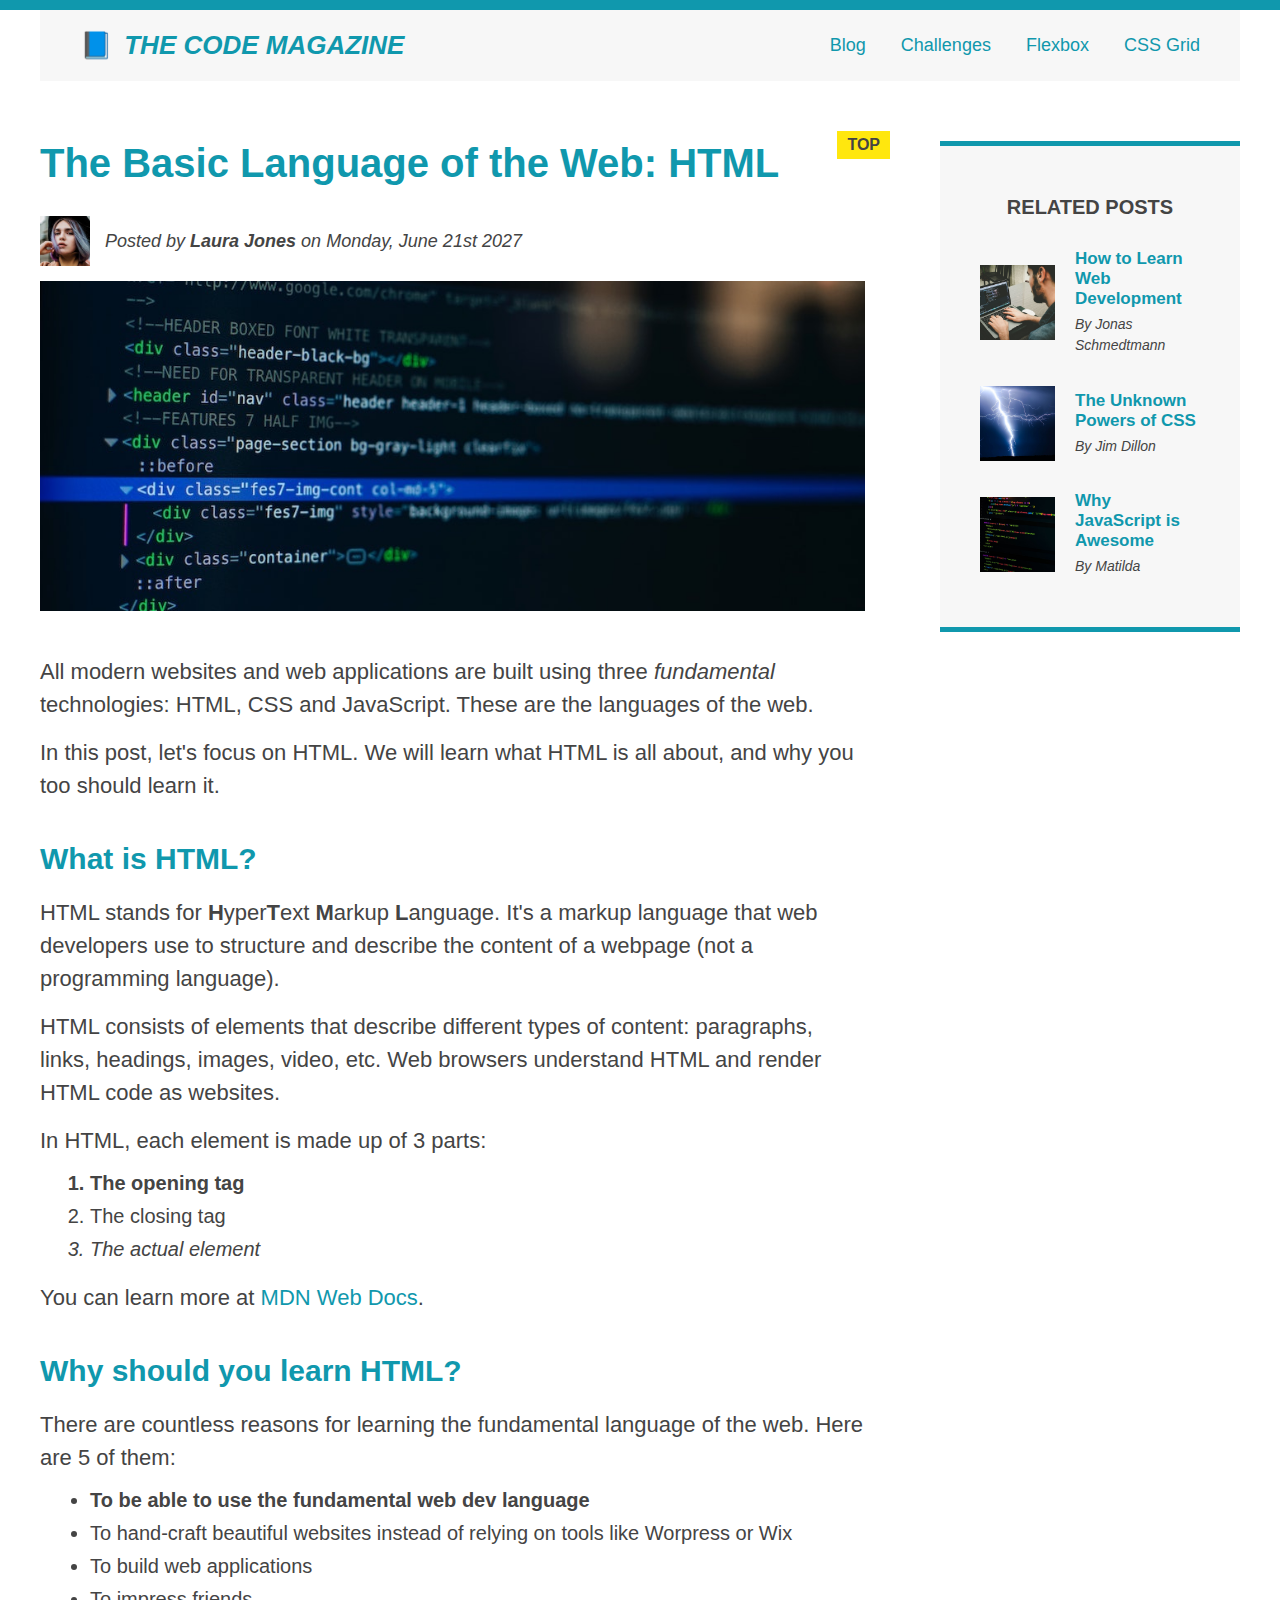
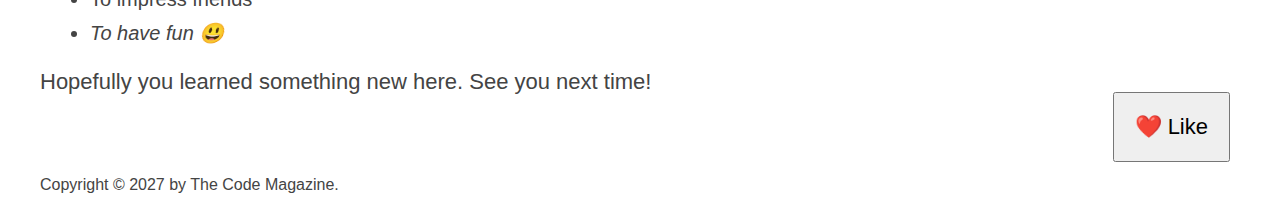
<file: 04-CSS-Layouts/index.html>
<!DOCTYPE html>
<html lang="en">
  <head>
    <meta charset="UTF-8" />
    <link href="style.css" rel="stylesheet" />

    <title>The Basic Language of the Web: HTML</title>
  </head>

  <body>
    <!--
    <h1>The Basic Language of the Web: HTML</h1>
    <h2>The Basic Language of the Web: HTML</h2>
    <h3>The Basic Language of the Web: HTML</h3>
    <h4>The Basic Language of the Web: HTML</h4>
    <h5>The Basic Language of the Web: HTML</h5>
    <h6>The Basic Language of the Web: HTML</h6>
    -->

    <div class="container">
      <header class="main-header clearfix">
        <h1>📘 The Code Magazine</h1>

        <nav>
          <!-- <strong>This is the navigation</strong> -->
          <a href="blog.html">Blog</a>
          <a href="#">Challenges</a>
          <a href="flexbox.html">Flexbox</a>
          <a href="css-grid.html">CSS Grid</a>
        </nav>
      </header>

      <!--Only necessary for flexbox-->
      <!-- <div class="row"> -->
      <article>
        <header class="post-header">
          <h2>The Basic Language of the Web: HTML</h2>

          <div class="author-box">
            <img
              src="img/laura-jones.jpg"
              alt="Headshot of Laura Jones"
              height="50"
              width="50"
              class="author-img"
            />

            <p id="author" class="author">
              Posted by <strong>Laura Jones</strong> on Monday, June 21st 2027
            </p>
          </div>

          <img
            src="img/post-img.jpg"
            alt="HTML code on a screen"
            width="500"
            height="200"
            class="post-img"
          />
          <button>❤️ Like</button>
        </header>

        <p>
          All modern websites and web applications are built using three
          <em>fundamental</em>
          technologies: HTML, CSS and JavaScript. These are the languages of the
          web.
        </p>

        <p>
          In this post, let's focus on HTML. We will learn what HTML is all
          about, and why you too should learn it.
        </p>

        <h3>What is HTML?</h3>
        <p>
          HTML stands for <strong>H</strong>yper<strong>T</strong>ext
          <strong>M</strong>arkup <strong>L</strong>anguage. It's a markup
          language that web developers use to structure and describe the content
          of a webpage (not a programming language).
        </p>
        <p>
          HTML consists of elements that describe different types of content:
          paragraphs, links, headings, images, video, etc. Web browsers
          understand HTML and render HTML code as websites.
        </p>
        <p>In HTML, each element is made up of 3 parts:</p>

        <ol>
          <li class="first-li">The opening tag</li>
          <li>The closing tag</li>
          <li>The actual element</li>
        </ol>

        <p>
          You can learn more at
          <a
            href="https://developer.mozilla.org/en-US/docs/Web/HTML"
            target="_blank"
            >MDN Web Docs</a
          >.
        </p>

        <h3>Why should you learn HTML?</h3>

        <p>
          There are countless reasons for learning the fundamental language of
          the web. Here are 5 of them:
        </p>

        <ul>
          <li class="first-li">
            To be able to use the fundamental web dev language
          </li>
          <li>
            To hand-craft beautiful websites instead of relying on tools like
            Worpress or Wix
          </li>
          <li>To build web applications</li>
          <li>To impress friends</li>
          <li>To have fun 😃</li>
        </ul>

        <p>Hopefully you learned something new here. See you next time!</p>
      </article>

      <aside>
        <h4>Related posts</h4>

        <ul class="related">
          <li class="related-post">
            <img
              src="img/related-1.jpg"
              alt="Person programming"
              width="75"
              height="75"
            />
            <div>
              <a href="#" class="related-link">How to Learn Web Development</a>
              <p class="related-author">By Jonas Schmedtmann</p>
            </div>
          </li>
          <li class="related-post">
            <img
              src="img/related-2.jpg"
              alt="Lightning"
              width="75"
              height="75"
            />
            <div>
              <a href="#" class="related-link">The Unknown Powers of CSS</a>
              <p class="related-author">By Jim Dillon</p>
            </div>
          </li>
          <li class="related-post">
            <img
              src="img/related-3.jpg"
              alt="JavaScript code on a screen"
              width="75"
              height="75"
            />
            <div>
              <a href="#" class="related-link">Why JavaScript is Awesome</a>
              <p class="related-author">By Matilda</p>
            </div>
          </li>
        </ul>
      </aside>
      <!-- </div> -->

      <footer>
        <p id="copyright" class="copyright text">
          Copyright &copy; 2027 by The Code Magazine.
        </p>
      </footer>
    </div>
  </body>
</html>
</file>
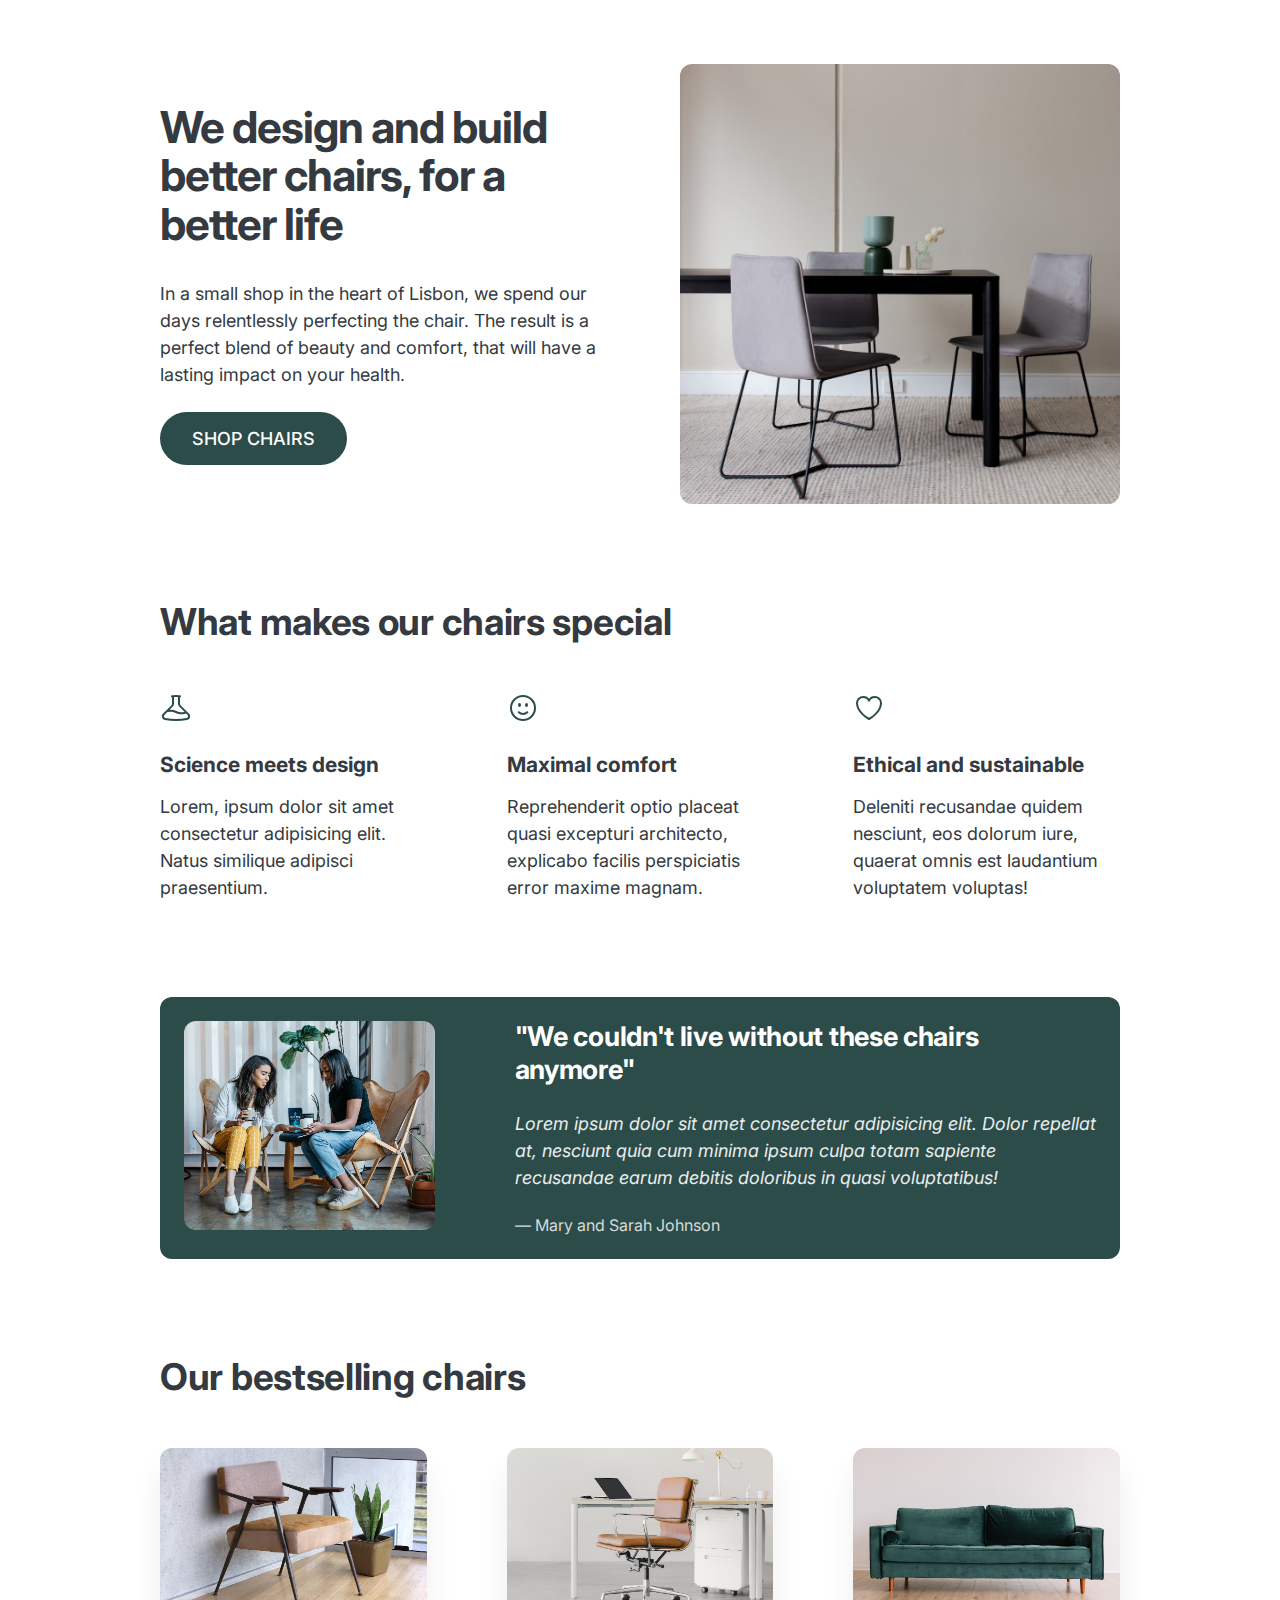
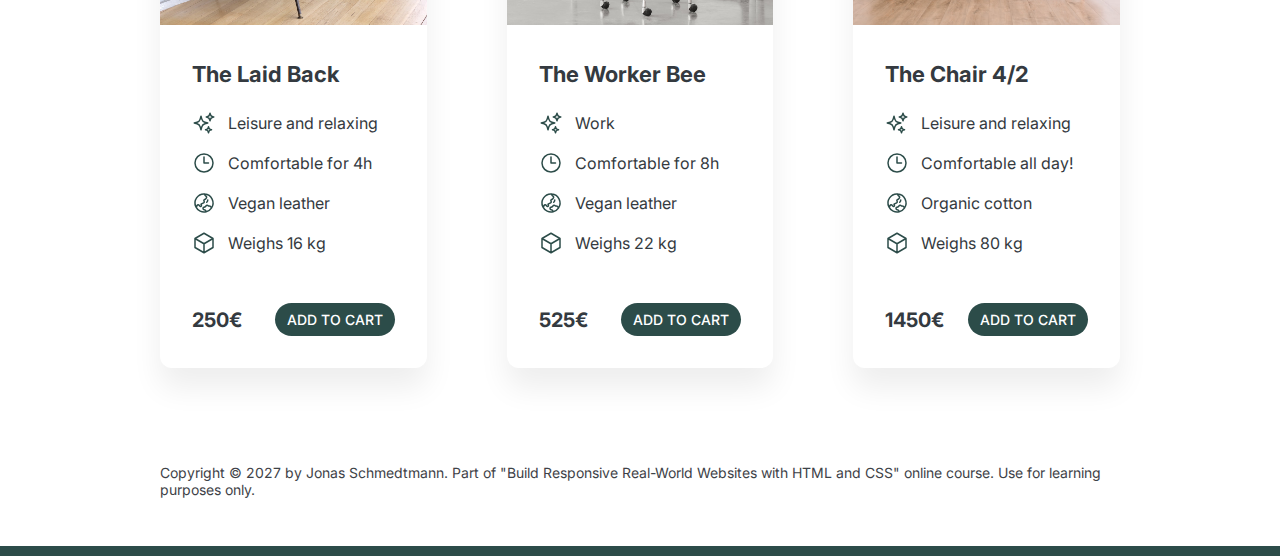
<file: 05-Design/index.html>
<!DOCTYPE html>
<html lang="en">
  <head>
    <meta charset="UTF-8" />
    <meta http-equiv="X-UA-Compatible" content="IE=edge" />
    <meta name="viewport" content="width=device-width, initial-scale=1.0" />
    <link rel="preconnect" href="https://fonts.googleapis.com" />
    <link rel="preconnect" href="https://fonts.gstatic.com" crossorigin />
    <link
      href="https://fonts.googleapis.com/css2?family=Inter:ital,opsz,wght@0,14..32,100..900;1,14..32,100..900&display=swap"
      rel="stylesheet"
    />
    <link rel="stylesheet" href="style.css" />
    <title>Lisbon Chair Shop</title>
  </head>
  <body>
    <div class="container">
      <header>
        <div class="header-text-box">
          <h1>We design and build better chairs, for a better life</h1>
          <p class="header-text">
            In a small shop in the heart of Lisbon, we spend our days
            relentlessly perfecting the chair. The result is a perfect blend of
            beauty and comfort, that will have a lasting impact on your health.
          </p>
          <a class="btn btn--big" href="#">Shop chairs</a>
        </div>
        <img src="hero.jpg" alt="Photo" />
      </header>

      <section>
        <h2>What makes our chairs special</h2>
        <div class="grid-3-cols">
          <div>
            <svg
              xmlns="http://www.w3.org/2000/svg"
              fill="none"
              viewBox="0 0 24 24"
              stroke-width="1.5"
              stroke="currentColor"
              class="features-icon"
            >
              <path
                stroke-linecap="round"
                stroke-linejoin="round"
                d="M9.75 3.104v5.714a2.25 2.25 0 0 1-.659 1.591L5 14.5M9.75 3.104c-.251.023-.501.05-.75.082m.75-.082a24.301 24.301 0 0 1 4.5 0m0 0v5.714c0 .597.237 1.17.659 1.591L19.8 15.3M14.25 3.104c.251.023.501.05.75.082M19.8 15.3l-1.57.393A9.065 9.065 0 0 1 12 15a9.065 9.065 0 0 0-6.23-.693L5 14.5m14.8.8 1.402 1.402c1.232 1.232.65 3.318-1.067 3.611A48.309 48.309 0 0 1 12 21c-2.773 0-5.491-.235-8.135-.687-1.718-.293-2.3-2.379-1.067-3.61L5 14.5"
              />
            </svg>

            <p class="features-title"><strong>Science meets design</strong></p>
            <p class="features-text">
              Lorem, ipsum dolor sit amet consectetur adipisicing elit. Natus
              similique adipisci praesentium.
            </p>
          </div>

          <div>
            <svg
              xmlns="http://www.w3.org/2000/svg"
              fill="none"
              viewBox="0 0 24 24"
              stroke-width="1.5"
              stroke="currentColor"
              class="features-icon"
            >
              <path
                stroke-linecap="round"
                stroke-linejoin="round"
                d="M15.182 15.182a4.5 4.5 0 0 1-6.364 0M21 12a9 9 0 1 1-18 0 9 9 0 0 1 18 0ZM9.75 9.75c0 .414-.168.75-.375.75S9 10.164 9 9.75 9.168 9 9.375 9s.375.336.375.75Zm-.375 0h.008v.015h-.008V9.75Zm5.625 0c0 .414-.168.75-.375.75s-.375-.336-.375-.75.168-.75.375-.75.375.336.375.75Zm-.375 0h.008v.015h-.008V9.75Z"
              />
            </svg>

            <p class="features-title">
              <strong>Maximal comfort</strong>
            </p>
            <p class="features-text">
              Reprehenderit optio placeat quasi excepturi architecto, explicabo
              facilis perspiciatis error maxime magnam.
            </p>
          </div>

          <div>
            <svg
              xmlns="http://www.w3.org/2000/svg"
              fill="none"
              viewBox="0 0 24 24"
              stroke-width="1.5"
              stroke="currentColor"
              class="features-icon"
            >
              <path
                stroke-linecap="round"
                stroke-linejoin="round"
                d="M21 8.25c0-2.485-2.099-4.5-4.688-4.5-1.935 0-3.597 1.126-4.312 2.733-.715-1.607-2.377-2.733-4.313-2.733C5.1 3.75 3 5.765 3 8.25c0 7.22 9 12 9 12s9-4.78 9-12Z"
              />
            </svg>

            <p class="features-title">
              <strong>Ethical and sustainable</strong>
            </p>
            <p class="features-text">
              Deleniti recusandae quidem nesciunt, eos dolorum iure, quaerat
              omnis est laudantium voluptatem voluptas!
            </p>
          </div>
        </div>
      </section>

      <section class="testimonial-section">
        <div class="grid-3-cols">
          <img src="customers.jpg" alt="People sitting on chairs" />
          <div class="testimonial-box">
            <h2>"We couldn't live without these chairs anymore"</h2>
            <blockquote class="testimonial-text">
              Lorem ipsum dolor sit amet consectetur adipisicing elit. Dolor
              repellat at, nesciunt quia cum minima ipsum culpa totam sapiente
              recusandae earum debitis doloribus in quasi voluptatibus!
            </blockquote>
            <p class="testimonial-author">&mdash; Mary and Sarah Johnson</p>
          </div>
        </div>
      </section>

      <section>
        <h2>Our bestselling chairs</h2>
        <div class="grid-3-cols">
          <figure class="chair">
            <img src="chair-1.jpg" alt="Chair" />
            <div class="chair-box">
              <h3>The Laid Back</h3>
              <ul class="chair-details">
                <li>
                  <svg
                    xmlns="http://www.w3.org/2000/svg"
                    fill="none"
                    viewBox="0 0 24 24"
                    stroke-width="1.5"
                    stroke="currentColor"
                    class="chair-icon"
                  >
                    <path
                      stroke-linecap="round"
                      stroke-linejoin="round"
                      d="M9.813 15.904 9 18.75l-.813-2.846a4.5 4.5 0 0 0-3.09-3.09L2.25 12l2.846-.813a4.5 4.5 0 0 0 3.09-3.09L9 5.25l.813 2.846a4.5 4.5 0 0 0 3.09 3.09L15.75 12l-2.846.813a4.5 4.5 0 0 0-3.09 3.09ZM18.259 8.715 18 9.75l-.259-1.035a3.375 3.375 0 0 0-2.455-2.456L14.25 6l1.036-.259a3.375 3.375 0 0 0 2.455-2.456L18 2.25l.259 1.035a3.375 3.375 0 0 0 2.456 2.456L21.75 6l-1.035.259a3.375 3.375 0 0 0-2.456 2.456ZM16.894 20.567 16.5 21.75l-.394-1.183a2.25 2.25 0 0 0-1.423-1.423L13.5 18.75l1.183-.394a2.25 2.25 0 0 0 1.423-1.423l.394-1.183.394 1.183a2.25 2.25 0 0 0 1.423 1.423l1.183.394-1.183.394a2.25 2.25 0 0 0-1.423 1.423Z"
                    />
                  </svg>

                  <!-- Span is a generic INLINE text element, it doesn't have any meaning. It's like a div element, but inline -->
                  <span>Leisure and relaxing</span>
                </li>
                <li>
                  <svg
                    xmlns="http://www.w3.org/2000/svg"
                    fill="none"
                    viewBox="0 0 24 24"
                    stroke-width="1.5"
                    stroke="currentColor"
                    class="chair-icon"
                  >
                    <path
                      stroke-linecap="round"
                      stroke-linejoin="round"
                      d="M12 6v6h4.5m4.5 0a9 9 0 1 1-18 0 9 9 0 0 1 18 0Z"
                    />
                  </svg>
                  <span>Comfortable for 4h</span>
                </li>
                <li>
                  <svg
                    xmlns="http://www.w3.org/2000/svg"
                    fill="none"
                    viewBox="0 0 24 24"
                    stroke-width="1.5"
                    stroke="currentColor"
                    class="chair-icon"
                  >
                    <path
                      stroke-linecap="round"
                      stroke-linejoin="round"
                      d="M12.75 3.03v.568c0 .334.148.65.405.864l1.068.89c.442.369.535 1.01.216 1.49l-.51.766a2.25 2.25 0 0 1-1.161.886l-.143.048a1.107 1.107 0 0 0-.57 1.664c.369.555.169 1.307-.427 1.605L9 13.125l.423 1.059a.956.956 0 0 1-1.652.928l-.679-.906a1.125 1.125 0 0 0-1.906.172L4.5 15.75l-.612.153M12.75 3.031a9 9 0 0 0-8.862 12.872M12.75 3.031a9 9 0 0 1 6.69 14.036m0 0-.177-.529A2.25 2.25 0 0 0 17.128 15H16.5l-.324-.324a1.453 1.453 0 0 0-2.328.377l-.036.073a1.586 1.586 0 0 1-.982.816l-.99.282c-.55.157-.894.702-.8 1.267l.073.438c.08.474.49.821.97.821.846 0 1.598.542 1.865 1.345l.215.643m5.276-3.67a9.012 9.012 0 0 1-5.276 3.67m0 0a9 9 0 0 1-10.275-4.835M15.75 9c0 .896-.393 1.7-1.016 2.25"
                    />
                  </svg>

                  <span>Vegan leather</span>
                </li>
                <li>
                  <svg
                    xmlns="http://www.w3.org/2000/svg"
                    fill="none"
                    viewBox="0 0 24 24"
                    stroke-width="1.5"
                    stroke="currentColor"
                    class="chair-icon"
                  >
                    <path
                      stroke-linecap="round"
                      stroke-linejoin="round"
                      d="m21 7.5-9-5.25L3 7.5m18 0-9 5.25m9-5.25v9l-9 5.25M3 7.5l9 5.25M3 7.5v9l9 5.25m0-9v9"
                    />
                  </svg>

                  <span>Weighs 16 kg</span>
                </li>
              </ul>
              <div class="chair-price">
                <strong>250€</strong>
                <a href="#" class="btn btn--small">Add to cart</a>
              </div>
            </div>
          </figure>

          <figure class="chair">
            <img src="chair-2.jpg" alt="Chair" />
            <div class="chair-box">
              <h3>The Worker Bee</h3>
              <ul class="chair-details">
                <li>
                  <svg
                    xmlns="http://www.w3.org/2000/svg"
                    fill="none"
                    viewBox="0 0 24 24"
                    stroke-width="1.5"
                    stroke="currentColor"
                    class="chair-icon"
                  >
                    <path
                      stroke-linecap="round"
                      stroke-linejoin="round"
                      d="M9.813 15.904 9 18.75l-.813-2.846a4.5 4.5 0 0 0-3.09-3.09L2.25 12l2.846-.813a4.5 4.5 0 0 0 3.09-3.09L9 5.25l.813 2.846a4.5 4.5 0 0 0 3.09 3.09L15.75 12l-2.846.813a4.5 4.5 0 0 0-3.09 3.09ZM18.259 8.715 18 9.75l-.259-1.035a3.375 3.375 0 0 0-2.455-2.456L14.25 6l1.036-.259a3.375 3.375 0 0 0 2.455-2.456L18 2.25l.259 1.035a3.375 3.375 0 0 0 2.456 2.456L21.75 6l-1.035.259a3.375 3.375 0 0 0-2.456 2.456ZM16.894 20.567 16.5 21.75l-.394-1.183a2.25 2.25 0 0 0-1.423-1.423L13.5 18.75l1.183-.394a2.25 2.25 0 0 0 1.423-1.423l.394-1.183.394 1.183a2.25 2.25 0 0 0 1.423 1.423l1.183.394-1.183.394a2.25 2.25 0 0 0-1.423 1.423Z"
                    />
                  </svg>
                  <span>Work</span>
                </li>
                <li>
                  <svg
                    xmlns="http://www.w3.org/2000/svg"
                    fill="none"
                    viewBox="0 0 24 24"
                    stroke-width="1.5"
                    stroke="currentColor"
                    class="chair-icon"
                  >
                    <path
                      stroke-linecap="round"
                      stroke-linejoin="round"
                      d="M12 6v6h4.5m4.5 0a9 9 0 1 1-18 0 9 9 0 0 1 18 0Z"
                    />
                  </svg>
                  <span>Comfortable for 8h</span>
                </li>
                <li>
                  <svg
                    xmlns="http://www.w3.org/2000/svg"
                    fill="none"
                    viewBox="0 0 24 24"
                    stroke-width="1.5"
                    stroke="currentColor"
                    class="chair-icon"
                  >
                    <path
                      stroke-linecap="round"
                      stroke-linejoin="round"
                      d="M12.75 3.03v.568c0 .334.148.65.405.864l1.068.89c.442.369.535 1.01.216 1.49l-.51.766a2.25 2.25 0 0 1-1.161.886l-.143.048a1.107 1.107 0 0 0-.57 1.664c.369.555.169 1.307-.427 1.605L9 13.125l.423 1.059a.956.956 0 0 1-1.652.928l-.679-.906a1.125 1.125 0 0 0-1.906.172L4.5 15.75l-.612.153M12.75 3.031a9 9 0 0 0-8.862 12.872M12.75 3.031a9 9 0 0 1 6.69 14.036m0 0-.177-.529A2.25 2.25 0 0 0 17.128 15H16.5l-.324-.324a1.453 1.453 0 0 0-2.328.377l-.036.073a1.586 1.586 0 0 1-.982.816l-.99.282c-.55.157-.894.702-.8 1.267l.073.438c.08.474.49.821.97.821.846 0 1.598.542 1.865 1.345l.215.643m5.276-3.67a9.012 9.012 0 0 1-5.276 3.67m0 0a9 9 0 0 1-10.275-4.835M15.75 9c0 .896-.393 1.7-1.016 2.25"
                    />
                  </svg>
                  <span>Vegan leather</span>
                </li>
                <li>
                  <svg
                    xmlns="http://www.w3.org/2000/svg"
                    fill="none"
                    viewBox="0 0 24 24"
                    stroke-width="1.5"
                    stroke="currentColor"
                    class="chair-icon"
                  >
                    <path
                      stroke-linecap="round"
                      stroke-linejoin="round"
                      d="m21 7.5-9-5.25L3 7.5m18 0-9 5.25m9-5.25v9l-9 5.25M3 7.5l9 5.25M3 7.5v9l9 5.25m0-9v9"
                    />
                  </svg>
                  <span>Weighs 22 kg</span>
                </li>
              </ul>
              <div class="chair-price">
                <strong>525€</strong>
                <a href="#" class="btn btn--small">Add to cart</a>
              </div>
            </div>
          </figure>

          <figure class="chair">
            <img src="chair-3.jpg" alt="Chair" />
            <div class="chair-box">
              <h3>The Chair 4/2</h3>
              <ul class="chair-details">
                <li>
                  <svg
                    xmlns="http://www.w3.org/2000/svg"
                    fill="none"
                    viewBox="0 0 24 24"
                    stroke-width="1.5"
                    stroke="currentColor"
                    class="chair-icon"
                  >
                    <path
                      stroke-linecap="round"
                      stroke-linejoin="round"
                      d="M9.813 15.904 9 18.75l-.813-2.846a4.5 4.5 0 0 0-3.09-3.09L2.25 12l2.846-.813a4.5 4.5 0 0 0 3.09-3.09L9 5.25l.813 2.846a4.5 4.5 0 0 0 3.09 3.09L15.75 12l-2.846.813a4.5 4.5 0 0 0-3.09 3.09ZM18.259 8.715 18 9.75l-.259-1.035a3.375 3.375 0 0 0-2.455-2.456L14.25 6l1.036-.259a3.375 3.375 0 0 0 2.455-2.456L18 2.25l.259 1.035a3.375 3.375 0 0 0 2.456 2.456L21.75 6l-1.035.259a3.375 3.375 0 0 0-2.456 2.456ZM16.894 20.567 16.5 21.75l-.394-1.183a2.25 2.25 0 0 0-1.423-1.423L13.5 18.75l1.183-.394a2.25 2.25 0 0 0 1.423-1.423l.394-1.183.394 1.183a2.25 2.25 0 0 0 1.423 1.423l1.183.394-1.183.394a2.25 2.25 0 0 0-1.423 1.423Z"
                    />
                  </svg>
                  <span>Leisure and relaxing</span>
                </li>
                <li>
                  <svg
                    xmlns="http://www.w3.org/2000/svg"
                    fill="none"
                    viewBox="0 0 24 24"
                    stroke-width="1.5"
                    stroke="currentColor"
                    class="chair-icon"
                  >
                    <path
                      stroke-linecap="round"
                      stroke-linejoin="round"
                      d="M12 6v6h4.5m4.5 0a9 9 0 1 1-18 0 9 9 0 0 1 18 0Z"
                    />
                  </svg>
                  <span>Comfortable all day!</span>
                </li>
                <li>
                  <svg
                    xmlns="http://www.w3.org/2000/svg"
                    fill="none"
                    viewBox="0 0 24 24"
                    stroke-width="1.5"
                    stroke="currentColor"
                    class="chair-icon"
                  >
                    <path
                      stroke-linecap="round"
                      stroke-linejoin="round"
                      d="M12.75 3.03v.568c0 .334.148.65.405.864l1.068.89c.442.369.535 1.01.216 1.49l-.51.766a2.25 2.25 0 0 1-1.161.886l-.143.048a1.107 1.107 0 0 0-.57 1.664c.369.555.169 1.307-.427 1.605L9 13.125l.423 1.059a.956.956 0 0 1-1.652.928l-.679-.906a1.125 1.125 0 0 0-1.906.172L4.5 15.75l-.612.153M12.75 3.031a9 9 0 0 0-8.862 12.872M12.75 3.031a9 9 0 0 1 6.69 14.036m0 0-.177-.529A2.25 2.25 0 0 0 17.128 15H16.5l-.324-.324a1.453 1.453 0 0 0-2.328.377l-.036.073a1.586 1.586 0 0 1-.982.816l-.99.282c-.55.157-.894.702-.8 1.267l.073.438c.08.474.49.821.97.821.846 0 1.598.542 1.865 1.345l.215.643m5.276-3.67a9.012 9.012 0 0 1-5.276 3.67m0 0a9 9 0 0 1-10.275-4.835M15.75 9c0 .896-.393 1.7-1.016 2.25"
                    />
                  </svg>
                  <span>Organic cotton</span>
                </li>
                <li>
                  <svg
                    xmlns="http://www.w3.org/2000/svg"
                    fill="none"
                    viewBox="0 0 24 24"
                    stroke-width="1.5"
                    stroke="currentColor"
                    class="chair-icon"
                  >
                    <path
                      stroke-linecap="round"
                      stroke-linejoin="round"
                      d="m21 7.5-9-5.25L3 7.5m18 0-9 5.25m9-5.25v9l-9 5.25M3 7.5l9 5.25M3 7.5v9l9 5.25m0-9v9"
                    />
                  </svg>
                  <span>Weighs 80 kg</span>
                </li>
              </ul>
              <div class="chair-price">
                <strong>1450€</strong>
                <a href="#" class="btn btn--small">Add to cart</a>
              </div>
            </div>
          </figure>
        </div>
      </section>

      <footer>
        Copyright &copy; 2027 by Jonas Schmedtmann. Part of "Build Responsive
        Real-World Websites with HTML and CSS" online course. Use for learning
        purposes only.
      </footer>
    </div>
  </body>
</html>
</file>
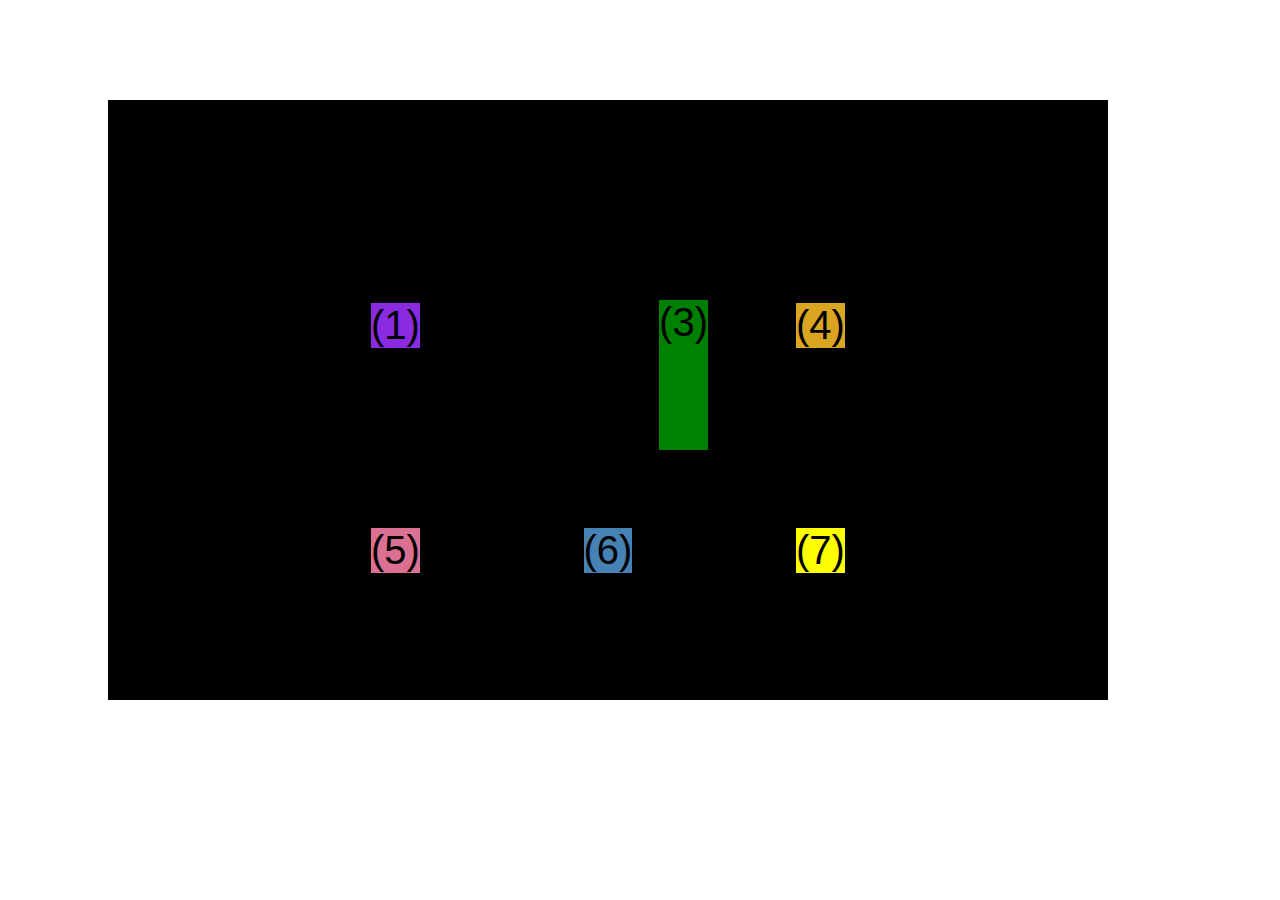
<file: 04-CSS-Layouts/css-grid.html>
<!DOCTYPE html>
<html lang="en">
  <head>
    <meta charset="UTF-8" />
    <meta http-equiv="X-UA-Compatible" content="IE=edge" />
    <meta name="viewport" content="width=device-width, initial-scale=1.0" />
    <title>CSS Grid</title>
    <style>
      .el--1 {
        background-color: blueviolet;
      }
      .el--2 {
        background-color: orangered;
      }
      .el--3 {
        background-color: green;
        height: 150px;
      }
      .el--4 {
        background-color: goldenrod;
      }
      .el--5 {
        background-color: palevioletred;
      }
      .el--6 {
        background-color: steelblue;
      }
      .el--7 {
        background-color: yellow;
      }
      .el--8 {
        background-color: crimson;
      }

      .container--1 {
        /* STARTER */
        font-family: sans-serif;
        background-color: #ddd;
        font-size: 40px;
        margin: 40px;

        display: none;
        /* padding: 15px; */

        /* CSS GRID */
        /* display: grid; */
        grid-template-columns: 1fr 1fr 1fr 1fr;
        /* grid-template-columns: repeat(4, 1fr); */
        grid-template-rows: 1fr 1fr;
        column-gap: 50px;
        row-gap: 25px;
      }

      .el--8 {
        grid-column: 2;
        grid-row: 1;
        /* grid-row: 1 / -1; */
        /* grid-row: 1 / span 3; */
      }

      .el--2 {
        /* grid-column: 1 / 3; */
        /* grid-column: 1 / span 2; */
        grid-column: 1 / -1;
        grid-row: 2;
      }

      /* .el--6 {
        grid-row: 3 / 5;
      } */

      .container--2 {
        /* STARTER */
        font-family: sans-serif;
        background-color: black;
        font-size: 40px;
        margin: 100px;

        width: 1000px;
        height: 600px;

        /* CSS GRID */
        display: grid;
        grid-template-columns: 125px 200px 125px;
        grid-template-rows: 250px 100px;
        gap: 50px;
        justify-content: center;
        align-content: center;

        align-items: center;
        justify-items: center;
      }

      .el--3 {
        align-self: flex-end;
        justify-self: end;
      }
    </style>
  </head>
  <body>
    <div class="container--1">
      <div class="el el--1">(1) HTML</div>
      <div class="el el--2">(2) and</div>
      <div class="el el--3">(3) CSS</div>
      <div class="el el--4">(4) are</div>
      <div class="el el--5">(5) amazing</div>
      <div class="el el--6">(6) languages</div>
      <!-- <div class="el el--7">(7) to</div> -->
      <div class="el el--8">(8) learn</div>
    </div>

    <div class="container--2">
      <div class="el el--1">(1)</div>
      <div class="el el--3">(3)</div>
      <div class="el el--4">(4)</div>
      <div class="el el--5">(5)</div>
      <div class="el el--6">(6)</div>
      <div class="el el--7">(7)</div>
    </div>
  </body>
</html>
</file>
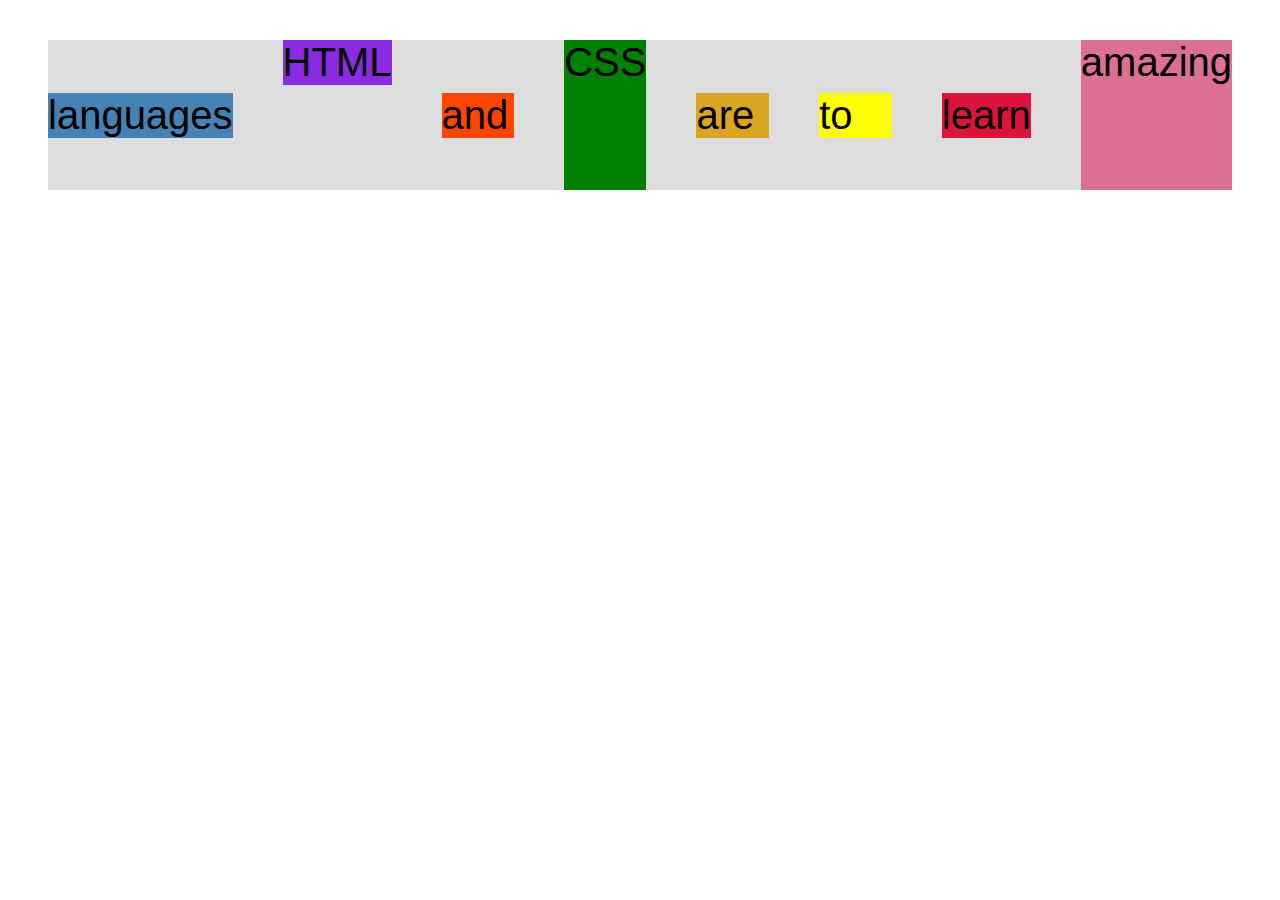
<file: 04-CSS-Layouts/flexbox.html>
<!DOCTYPE html>
<html lang="en">
  <head>
    <meta charset="UTF-8" />
    <meta http-equiv="X-UA-Compatible" content="IE=edge" />
    <meta name="viewport" content="width=device-width, initial-scale=1.0" />
    <title>Flexbox</title>
    <style>
      .el--1 {
        background-color: blueviolet;
      }
      .el--2 {
        background-color: orangered;
      }
      .el--3 {
        background-color: green;
        height: 150px;
      }
      .el--4 {
        background-color: goldenrod;
      }
      .el--5 {
        background-color: palevioletred;
      }
      .el--6 {
        background-color: steelblue;
      }
      .el--7 {
        background-color: yellow;
      }
      .el--8 {
        background-color: crimson;
      }

      .container {
        /* STARTER */
        font-family: sans-serif;
        background-color: #ddd;
        font-size: 40px;
        margin: 40px;

        /* FLEXBOX */
        display: flex;
        align-items: center;
        justify-content: flex-start;
        gap: 50px;
      }

      .el {
        /*
        DEFAULTS:
        flex-grow: 0; 
        flex-shrink: 1; 
        flex-basis: auto;
        */

        /* flex: 0 1 500px; */
        flex: 1;
      }

      .el--1 {
        align-self: flex-start;
        /* order: 2; */
      }

      .el--5 {
        align-self: stretch;
        order: 1;
      }

      .el--6 {
        order: -1;
      }
    </style>
  </head>
  <body>
    <div class="container">
      <div class="el el--1">HTML</div>
      <div class="el el--2">and</div>
      <div class="el el--3">CSS</div>
      <div class="el el--4">are</div>
      <div class="el el--5">amazing</div>
      <div class="el el--6">languages</div>
      <div class="el el--7">to</div>
      <div class="el el--8">learn</div>
    </div>
  </body>
</html>
</file>
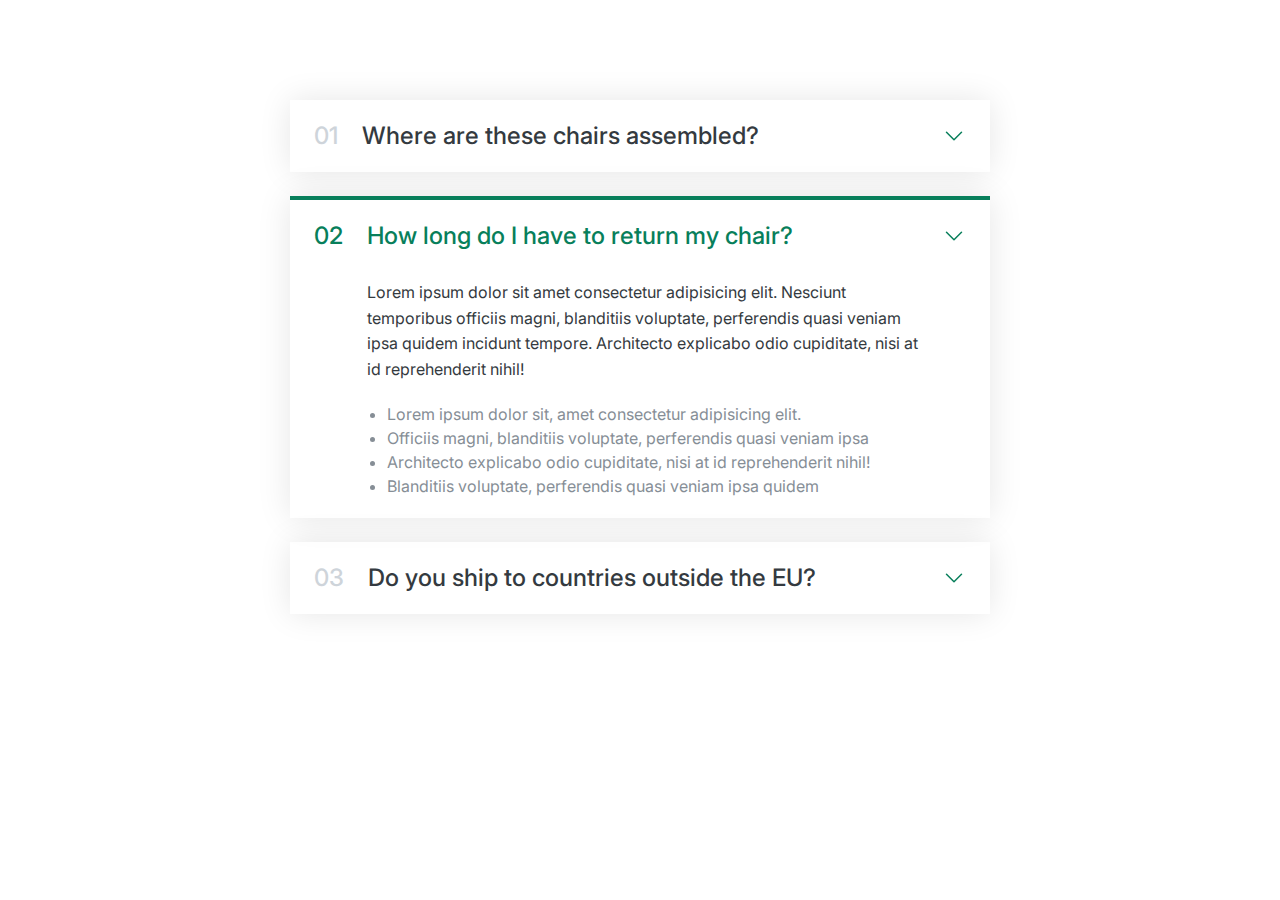
<file: 06-Components/01-accordion.html>
<!DOCTYPE html>
<html lang="en">
  <head>
    <meta charset="UTF-8" />
    <meta name="viewport" content="width=device-width, initial-scale=1.0" />
    <link
      href="https://fonts.googleapis.com/css2?family=Inter:ital,opsz,wght@0,14..32,100..900;1,14..32,100..900&display=swap"
      rel="stylesheet"
    />
    <title>Accordion Component</title>

    <style>
      /*
              SPACING SYSTEM (px)
              2 / 4 / 8 / 12 / 16 / 24 / 32 / 48 / 64 / 80 / 96 / 128

              FONT SIZE SYSTEM (px)
              10 / 12 / 14 / 16 / 18 / 20 / 24 / 30 / 36 / 44 / 52 / 62 / 74 / 86 / 98

              MAIN COLOR: #2C4C49
              SECOND COLOR: #795D47 //maybe
              GRAY COLOR:
              */
      * {
        margin: 0;
        padding: 0;
        box-sizing: border-box;
      }

      /* ------------------------ */
      /* GENERAL STYLES */
      /* ------------------------ */
      body {
        font-family: "Inter", sans-serif;
        color: #343a40;
        line-height: 1;
      }

      .accordion {
        width: 700px;
        margin: 100px auto;
        display: flex;
        flex-direction: column;
        gap: 24px;
      }

      .item {
        box-shadow: 0 0 32px rgba(0, 0, 0, 0.1);
        padding: 24px;
        display: grid;
        grid-template-columns: auto 1fr auto;
        column-gap: 24px;
        row-gap: 32px;
        align-items: center;
      }

      .number,
      .text {
        font-size: 24px;
        font-weight: 500;
        /* color: #087f5b; */
      }

      .number{
        color: #ced4da;
      }

      .text {
        grid-column: 2/3;
      }

      .icon {
        width: 24px;
        height: 24px;
        stroke: #087f5b;
      }

      .hidden-box {
        grid-column: 2;
        display: none;
      }

      .hidden-box p {
        line-height: 1.6;
        margin-bottom: 24px;
      }

      .hidden-box ul {
        color: #868e96;
        margin-left: 20px;
        display: flex;
        flex-direction: column;
        gap: 8px;
      }

      .open{
        border-top: 4px solid #087f5b;
      }

      .open .hidden-box{
        display: block;
      }

      .open .number,
      .open .text{
        color: #087f5b;
      }

    </style>
  </head>
  <body>
    <div class="accordion">
      <div class="item">
        <p class="number">01</p>
        <p class="text">Where are these chairs assembled?</p>
        <svg
          xmlns="http://www.w3.org/2000/svg"
          fill="none"
          viewBox="0 0 24 24"
          stroke-width="1.5"
          stroke="currentColor"
          class="icon"
        >
          <path
            stroke-linecap="round"
            stroke-linejoin="round"
            d="m19.5 8.25-7.5 7.5-7.5-7.5"
          />
        </svg>
        <div class="hidden-box">
          <p>
            Lorem ipsum dolor sit amet consectetur adipisicing elit. Nesciunt
            temporibus officiis magni, blanditiis voluptate, perferendis quasi
            veniam ipsa quidem incidunt tempore. Architecto explicabo odio
            cupiditate, nisi at id reprehenderit nihil!
          </p>
          <ul>
            <li>Lorem ipsum dolor sit, amet consectetur adipisicing elit.</li>
            <li>
              Officiis magni, blanditiis voluptate, perferendis quasi veniam
              ipsa
            </li>
            <li>
              Architecto explicabo odio cupiditate, nisi at id reprehenderit
              nihil!
            </li>
            <li>Blanditiis voluptate, perferendis quasi veniam ipsa quidem</li>
          </ul>
        </div>
      </div>
    <div class="item open">
      <p class="number">02</p>
      <p class="text">How long do I have to return my chair?</p>
      <svg
        xmlns="http://www.w3.org/2000/svg"
        fill="none"
        viewBox="0 0 24 24"
        stroke-width="1.5"
        stroke="currentColor"
        class="icon"
      >
        <path
          stroke-linecap="round"
          stroke-linejoin="round"
          d="m19.5 8.25-7.5 7.5-7.5-7.5"
        />
      </svg>
      <div class="hidden-box">
        <p>
          Lorem ipsum dolor sit amet consectetur adipisicing elit. Nesciunt
          temporibus officiis magni, blanditiis voluptate, perferendis quasi
          veniam ipsa quidem incidunt tempore. Architecto explicabo odio
          cupiditate, nisi at id reprehenderit nihil!
        </p>
        <ul>
          <li>Lorem ipsum dolor sit, amet consectetur adipisicing elit.</li>
          <li>
            Officiis magni, blanditiis voluptate, perferendis quasi veniam ipsa
          </li>
          <li>
            Architecto explicabo odio cupiditate, nisi at id reprehenderit
            nihil!
          </li>
          <li>Blanditiis voluptate, perferendis quasi veniam ipsa quidem</li>
        </ul>
      </div>
    </div>
    <div class="item">
      <p class="number">03</p>
      <p class="text">Do you ship to countries outside the EU?</p>
      <svg
        xmlns="http://www.w3.org/2000/svg"
        fill="none"
        viewBox="0 0 24 24"
        stroke-width="1.5"
        stroke="currentColor"
        class="icon"
      >
        <path
          stroke-linecap="round"
          stroke-linejoin="round"
          d="m19.5 8.25-7.5 7.5-7.5-7.5"
        />
      </svg>
      <div class="hidden-box">
        <p>
          Lorem ipsum dolor sit amet consectetur adipisicing elit. Nesciunt
          temporibus officiis magni, blanditiis voluptate, perferendis quasi
          veniam ipsa quidem incidunt tempore. Architecto explicabo odio
          cupiditate, nisi at id reprehenderit nihil!
        </p>
        <ul>
          <li>Lorem ipsum dolor sit, amet consectetur adipisicing elit.</li>
          <li>
            Officiis magni, blanditiis voluptate, perferendis quasi veniam ipsa
          </li>
          <li>
            Architecto explicabo odio cupiditate, nisi at id reprehenderit
            nihil!
          </li>
          <li>Blanditiis voluptate, perferendis quasi veniam ipsa quidem</li>
        </ul>
      </div>
    </div>
  </body>
</html>
</file>
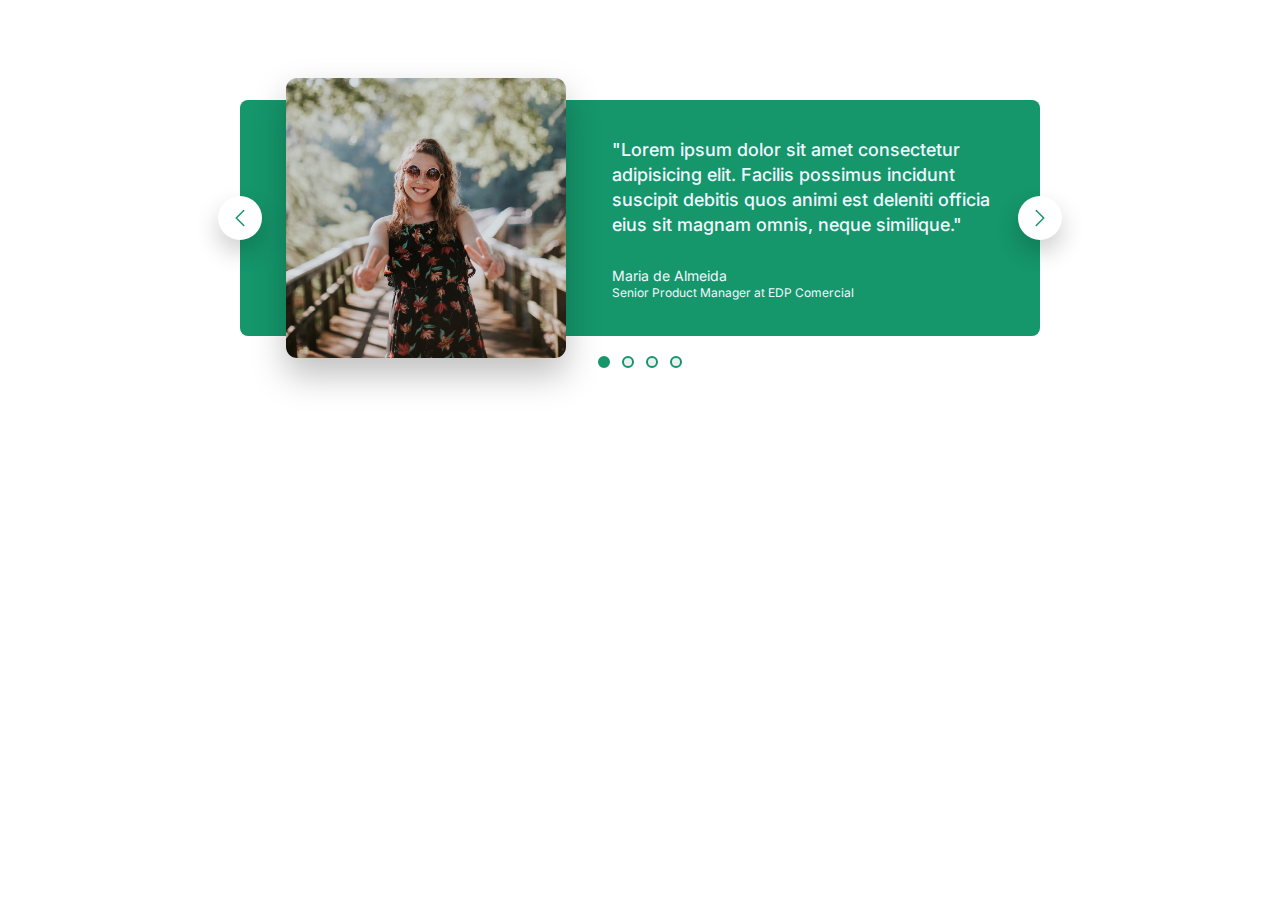
<file: 06-Components/02-carousel.html>
<!DOCTYPE html>
<html lang="en">
  <head>
    <meta charset="UTF-8" />
    <meta name="viewport" content="width=device-width, initial-scale=1.0" />
    <link
      href="https://fonts.googleapis.com/css2?family=Inter:ital,opsz,wght@0,14..32,100..900;1,14..32,100..900&display=swap"
      rel="stylesheet"
    />
    <title>Carousel Component</title>

    <style>
      /*
              SPACING SYSTEM (px)
              2 / 4 / 8 / 12 / 16 / 24 / 32 / 48 / 64 / 80 / 96 / 128

              FONT SIZE SYSTEM (px)
              10 / 12 / 14 / 16 / 18 / 20 / 24 / 30 / 36 / 44 / 52 / 62 / 74 / 86 / 98

              MAIN COLOR: #2C4C49
              SECOND COLOR: #795D47 //maybe
              GRAY COLOR:
              */
      * {
        margin: 0;
        padding: 0;
        box-sizing: border-box;
      }

      /* ------------------------ */
      /* GENERAL STYLES */
      /* ------------------------ */
      body {
        font-family: "Inter", sans-serif;
        color: #343a40;
        line-height: 1;
        color: aliceblue;
      }

      .carousel {
        width: 800px;
        margin: 100px auto;
        background-color: #15966b;
        border-radius: 8px;
        display: flex;
        align-items: center;
        gap: 86px;
        padding: 18px 48px 18px 86px;
        position: relative;
      }

      img {
        height: 200px;
        border-radius: 8px;
        transform: scale(1.4);
        box-shadow: 0 12px 24px rgba(0, 0, 0, 0.25);
      }

      .testimonial-text {
        font-size: 18px;
        font-weight: 500;
        line-height: 1.4;
        margin-bottom: 32px;
      }

      .testimonial-author {
        font-size: 14px;
        margin-bottom: 4px;
      }

      .testimonial-job {
        font-size: 12px;
      }

      .btn {
        padding: 10px;
        background-color: #ffffff;
        border: none;
        border-radius: 50%;
        position: absolute;
        display: flex;
        align-items: center;
        justify-content: center;
        box-shadow: 0 12px 24px rgba(0, 0, 0, 0.2);
        cursor: pointer;
      }

      .btn-left {
        left: 0;
        transform: translate(-50%, 0);
      }

      .btn-right {
        right: 0;
        transform: translate(50%, 0);
      }
      .btn-icon {
        width: 24px;
        height: 24px;
        stroke: #15966b;
      }

      .dots {
        position: absolute;
        bottom: 0;
        left: 50%;
        transform: translate(-50%, 32px);
        display: flex;
        gap: 12px;
      }

      .dot {
        width: 12px;
        height: 12px;
        border: 2px solid #15966b;
        border-radius: 50%;
        cursor: pointer;
      }

      .dot-fill {
        background-color: #15966b;
      }
    </style>
  </head>
  <body>
    <div class="carousel">
      <img src="maria.jpg" alt="Maria de Almeida" />
      <blockquote class="testimonial">
        <p class="testimonial-text">
          "Lorem ipsum dolor sit amet consectetur adipisicing elit. Facilis
          possimus incidunt suscipit debitis quos animi est deleniti officia
          eius sit magnam omnis, neque similique."
        </p>
        <p class="testimonial-author">Maria de Almeida</p>
        <p class="testimonial-job">Senior Product Manager at EDP Comercial</p>
      </blockquote>
      <button class="btn btn-left">
        <svg
          xmlns="http://www.w3.org/2000/svg"
          fill="none"
          viewBox="0 0 24 24"
          stroke-width="1.5"
          stroke="currentColor"
          class="btn-icon"
        >
          <path
            stroke-linecap="round"
            stroke-linejoin="round"
            d="M15.75 19.5 8.25 12l7.5-7.5"
          />
        </svg>
      </button>
      <button class="btn btn-right">
        <svg
          xmlns="http://www.w3.org/2000/svg"
          fill="none"
          viewBox="0 0 24 24"
          stroke-width="1.5"
          stroke="currentColor"
          class="btn-icon"
        >
          <path
            stroke-linecap="round"
            stroke-linejoin="round"
            d="m8.25 4.5 7.5 7.5-7.5 7.5"
          />
        </svg>
      </button>
      <div class="dots">
        <button class="dot dot-fill">&nbsp;</button>
        <button class="dot">&nbsp;</button>
        <button class="dot">&nbsp;</button>
        <button class="dot">&nbsp;</button>
      </div>
    </div>
  </body>
</html>
</file>
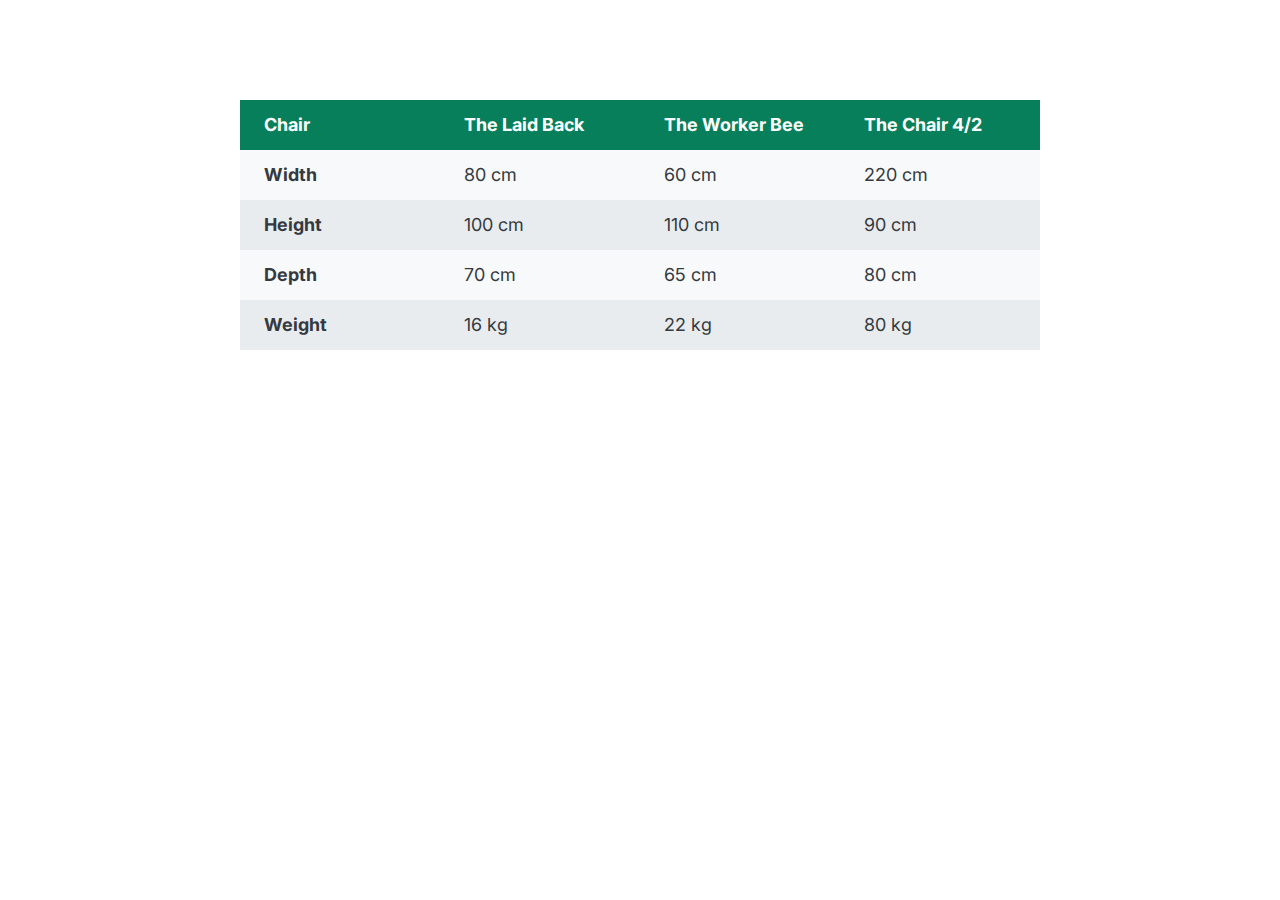
<file: 06-Components/03-table.html>
<!DOCTYPE html>
<html lang="en">
  <head>
    <meta charset="UTF-8" />
    <meta name="viewport" content="width=device-width, initial-scale=1.0" />
    <link
      href="https://fonts.googleapis.com/css2?family=Inter:ital,opsz,wght@0,14..32,100..900;1,14..32,100..900&display=swap"
      rel="stylesheet"
    />
    <title>Table Component</title>

    <style>
      /*
              SPACING SYSTEM (px)
              2 / 4 / 8 / 12 / 16 / 24 / 32 / 48 / 64 / 80 / 96 / 128

              FONT SIZE SYSTEM (px)
              10 / 12 / 14 / 16 / 18 / 20 / 24 / 30 / 36 / 44 / 52 / 62 / 74 / 86 / 98

              MAIN COLOR: #2C4C49
              SECOND COLOR: #795D47 //maybe
              GRAY COLOR:
              */
      * {
        margin: 0;
        padding: 0;
        box-sizing: border-box;
      }

      /* ------------------------ */
      /* GENERAL STYLES */
      /* ------------------------ */
        body {
            font-family: "Inter", sans-serif;
            color: #343a40;
            line-height: 1;
        }

        table{
            width: 800px;
            margin: 100px auto;
            /* border: 1px solid #343a40; */
            border-collapse: collapse;
            font-size: 18px;
        }

        th, td{
            /* border: 1px solid #343a40; */
            padding: 16px 24px;
            text-align: left;
        }

        table thead{
            background-color: #087f5b;
            padding-top: 50px;
            color: #ffffff;
        }

        thead th{
            width: 25%;
        }

        tbody tr:nth-child(odd){
            background-color: #f8f9fa;
        }

        tbody tr:nth-child(even){
            background-color: #e9ecef;
        }
    </style>
  </head>
  <body>
    <table>
      <thead>
        <tr>
          <th>Chair</th>
          <th>The Laid Back</th>
          <th>The Worker Bee</th>
          <th>The Chair 4/2</t>
        </tr>
      </thead>
      <tbody>
        <tr>
          <th>Width</th>
          <td>80 cm</td>
          <td>60 cm</td>
          <td>220 cm</td>
        </tr>
        <tr>
          <th>Height</th>
          <td>100 cm</td>
          <td>110 cm</td>
          <td>90 cm</td>
        </tr>
        <tr>
          <th>Depth</th>
          <td>70 cm</td>
          <td>65 cm</td>
          <td>80 cm</td>
        </tr>
        <tr>
          <th>Weight</th>
          <td>16 kg</td>
          <td>22 kg</td>
          <td>80 kg</td>
        </tr>
      </tbody>
    </table>
  </body>
</html>
</file>
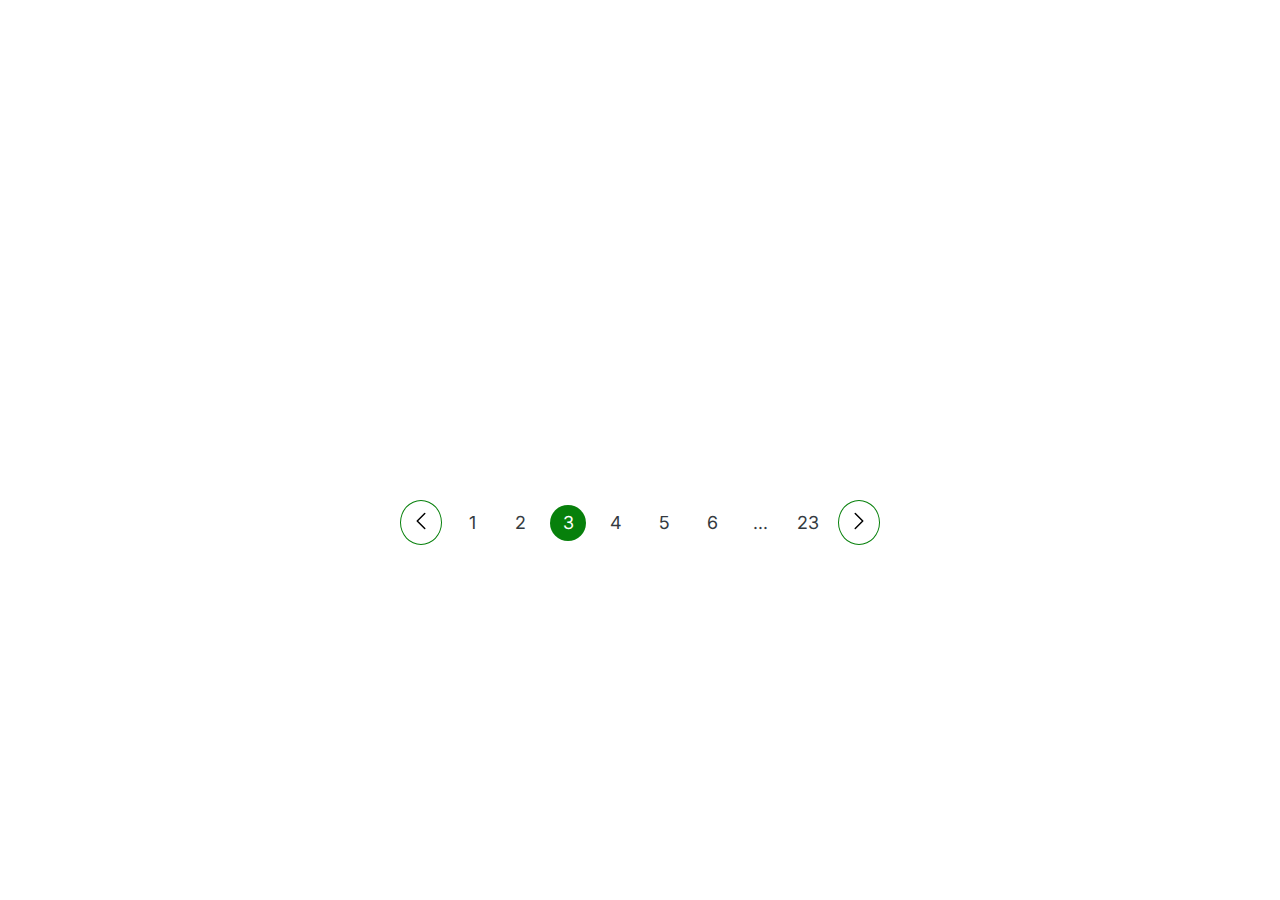
<file: 06-Components/04-pagination.html>
<!DOCTYPE html>
<html lang="en">
  <head>
    <meta charset="UTF-8" />
    <meta name="viewport" content="width=device-width, initial-scale=1.0" />
    <link
      href="https://fonts.googleapis.com/css2?family=Inter:ital,opsz,wght@0,14..32,100..900;1,14..32,100..900&display=swap"
      rel="stylesheet"
    />
    <title>Table Component</title>

    <style>
      /*
              SPACING SYSTEM (px)
              2 / 4 / 8 / 12 / 16 / 24 / 32 / 48 / 64 / 80 / 96 / 128

              FONT SIZE SYSTEM (px)
              10 / 12 / 14 / 16 / 18 / 20 / 24 / 30 / 36 / 44 / 52 / 62 / 74 / 86 / 98

              MAIN COLOR: #2C4C49
              SECOND COLOR: #795D47 //maybe
              GRAY COLOR:
              */
      * {
        margin: 0;
        padding: 0;
        box-sizing: border-box;
      }

      /* ------------------------ */
      /* GENERAL STYLES */
      /* ------------------------ */
      body {
        font-family: "Inter", sans-serif;
        color: #343a40;
        line-height: 1;
      }

      .pagination {
        display: flex;
        justify-content: center;
        margin-top: 500px;
        align-items: center;
        gap: 12px;
      }

      .btn {
        padding: 8px;
        border-radius: 50%;
        border: 1px solid #07800b;
        background-color: #ffffff;
        cursor: pointer;
      }

      .btn-icon {
        width: 24px;
        height: 24px;
      }

      p {
        color: #343a40;
        font-size: 18px;
        border-radius: 50%;
        width: 36px;
        height: 36px;
        display: flex;
        align-items: center;
        justify-content: center;
        cursor: pointer;
      }

      .btn:hover,
      p:hover,
      p:active {
        background-color: #07800b;
        color: #ffffff;
      }

      .active-page {
        background-color: #07800b;
        color: #ffffff;
      }
    </style>
  </head>
  <body>
    <div class="pagination">
      <button class="btn">
        <svg
          xmlns="http://www.w3.org/2000/svg"
          fill="none"
          viewBox="0 0 24 24"
          stroke-width="1.5"
          stroke="currentColor"
          class="btn-icon"
        >
          <path
            stroke-linecap="round"
            stroke-linejoin="round"
            d="M15.75 19.5 8.25 12l7.5-7.5"
          />
        </svg>
      </button>
      <p>1</p>
      <p>2</p>
      <p class="active-page">3</p>
      <p>4</p>
      <p>5</p>
      <p>6</p>
      <p>...</p>
      <p>23</p>
      <button class="btn">
        <svg
          xmlns="http://www.w3.org/2000/svg"
          fill="none"
          viewBox="0 0 24 24"
          stroke-width="1.5"
          stroke="currentColor"
          class="btn-icon"
        >
          <path
            stroke-linecap="round"
            stroke-linejoin="round"
            d="m8.25 4.5 7.5 7.5-7.5 7.5"
          />
        </svg>
      </button>
    </div>
  </body>
</html>
</file>
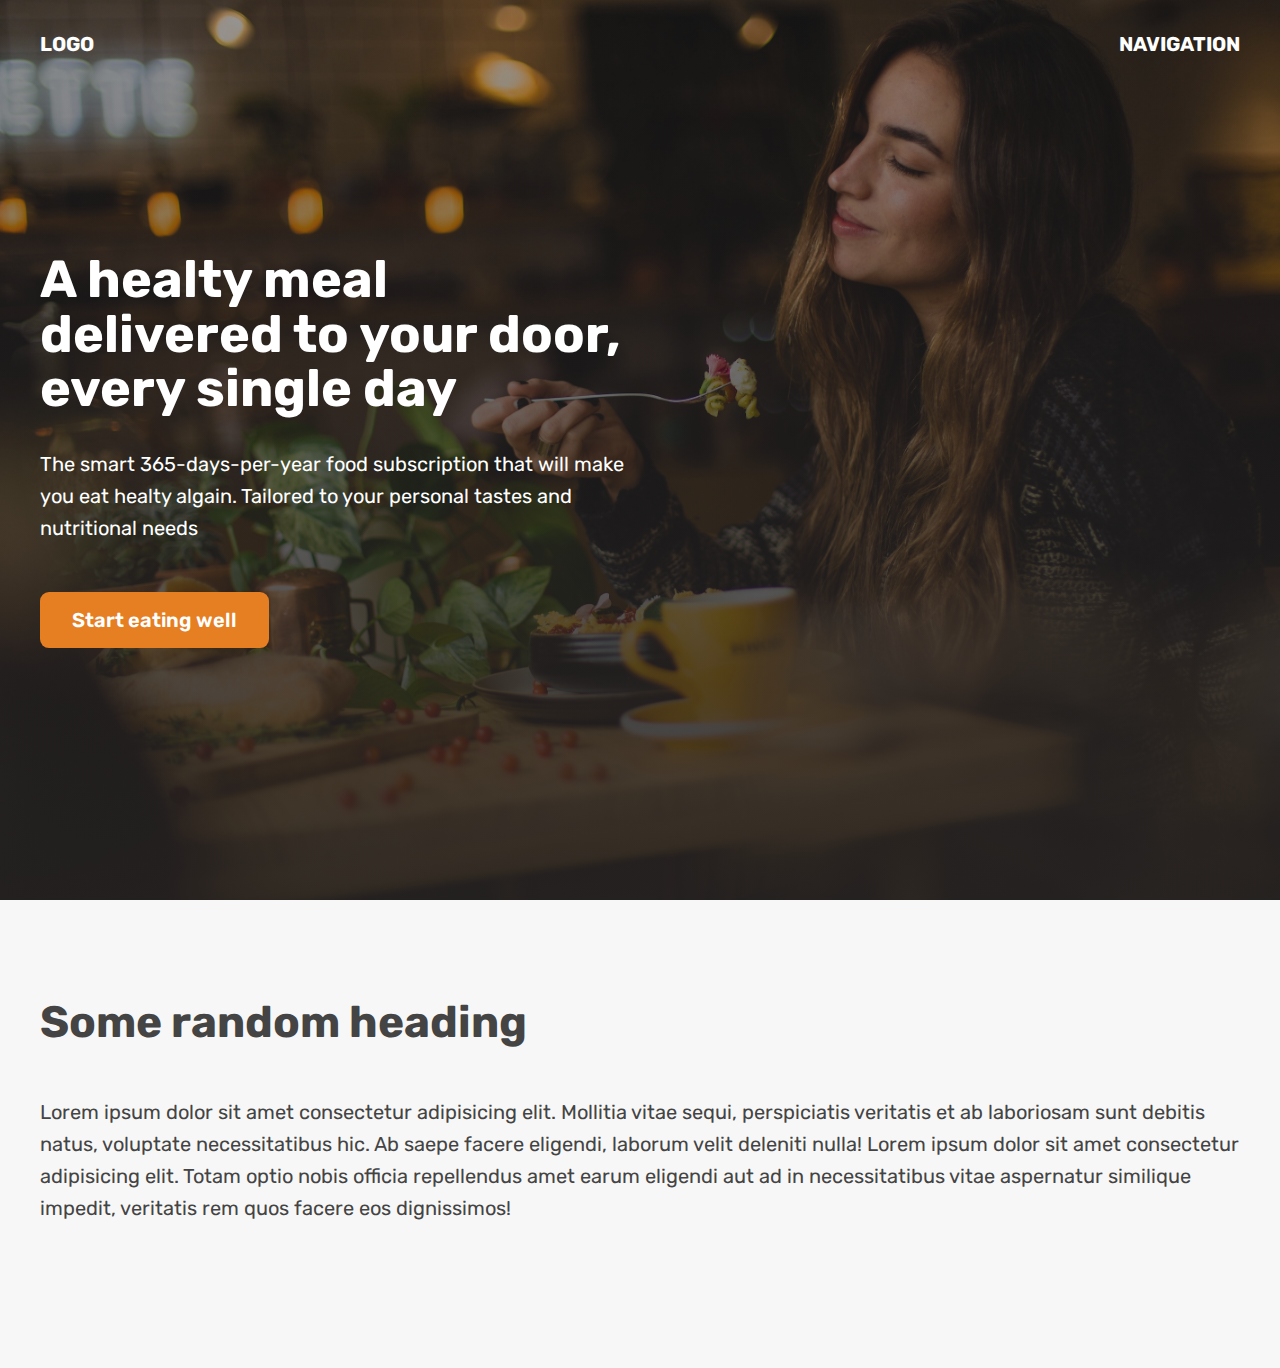
<file: 06-Components/05-hero.html>
<!DOCTYPE html>
<html lang="en">
  <head>
    <meta charset="UTF-8" />
    <meta name="viewport" content="width=device-width, initial-scale=1.0" />
    <title>Omnifood Hero Section</title>
    <link rel="preconnect" href="https://fonts.googleapis.com" />
    <link rel="preconnect" href="https://fonts.gstatic.com" crossorigin />
    <link
      href="https://fonts.googleapis.com/css2?family=Inter:ital,opsz,wght@0,14..32,100..900;1,14..32,100..900&family=Rubik:ital,wght@0,300..900;1,300..900&display=swap"
      rel="stylesheet"
    />
    <style>
      * {
        margin: 0;
        padding: 0;
        box-sizing: border-box;
      }

      html {
        font-family: "Rubik", sans-serif;
        color: #444;
      }

      .container {
        margin: 0 auto;
        width: 1200px;
      }

      header {
        height: 100vh;
        position: relative;
        background-image: linear-gradient(
            rgba(12, 12, 12, 0.36),
            rgba(35, 32, 32, 0.902)
          ),
          url(hero.jpg);
        background-size: cover;
        color: #fff;
      }

      nav {
        font-size: 20px;
        font-weight: 700;
        display: flex;
        justify-content: space-between;
        padding-top: 32px;
        /* background-image: linear-gradient(to right, red, blue); */
      }

      .header-container {
        width: 1200px;
        position: absolute;
        left: 50%;
        top: 50%;
        transform: translate(-50%, -50%);
      }

      .header-container-inner {
        width: 50%;
      }

      h1 {
        font-size: 52px;
        margin-bottom: 32px;
        line-height: 1.05;
      }

      p {
        font-size: 20px;
        line-height: 1.6;
        margin-bottom: 48px;
      }

      .btn:link,
      .btn:visited {
        font-size: 20px;
        font-weight: 600;
        background-color: #e67e22;
        color: #fff;
        text-decoration: none;
        display: inline-block;
        padding: 16px 32px;
        border-radius: 9px;
      }

      h2 {
        font-size: 44px;
        margin-bottom: 48px;
      }

      section {
        padding: 96px 0;
        background-color: #f7f7f7;
      }
    </style>
  </head>
  <body>
    <header>
      <nav class="container">
        <div>LOGO</div>
        <div>NAVIGATION</div>
      </nav>

      <div class="header-container">
        <div class="header-container-inner">
          <h1>A healty meal delivered to your door, every single day</h1>
          <p>
            The smart 365-days-per-year food subscription that will make you eat
            healty algain. Tailored to your personal tastes and nutritional
            needs
          </p>
          <a href="#" class="btn">Start eating well</a>
        </div>
      </div>
    </header>

    <section>
      <div class="container">
        <h2>Some random heading</h2>
        <p>
          Lorem ipsum dolor sit amet consectetur adipisicing elit. Mollitia
          vitae sequi, perspiciatis veritatis et ab laboriosam sunt debitis
          natus, voluptate necessitatibus hic. Ab saepe facere eligendi, laborum
          velit deleniti nulla! Lorem ipsum dolor sit amet consectetur
          adipisicing elit. Totam optio nobis officia repellendus amet earum
          eligendi aut ad in necessitatibus vitae aspernatur similique impedit,
          veritatis rem quos facere eos dignissimos!
        </p>
      </div>
    </section>
  </body>
</html>
</file>
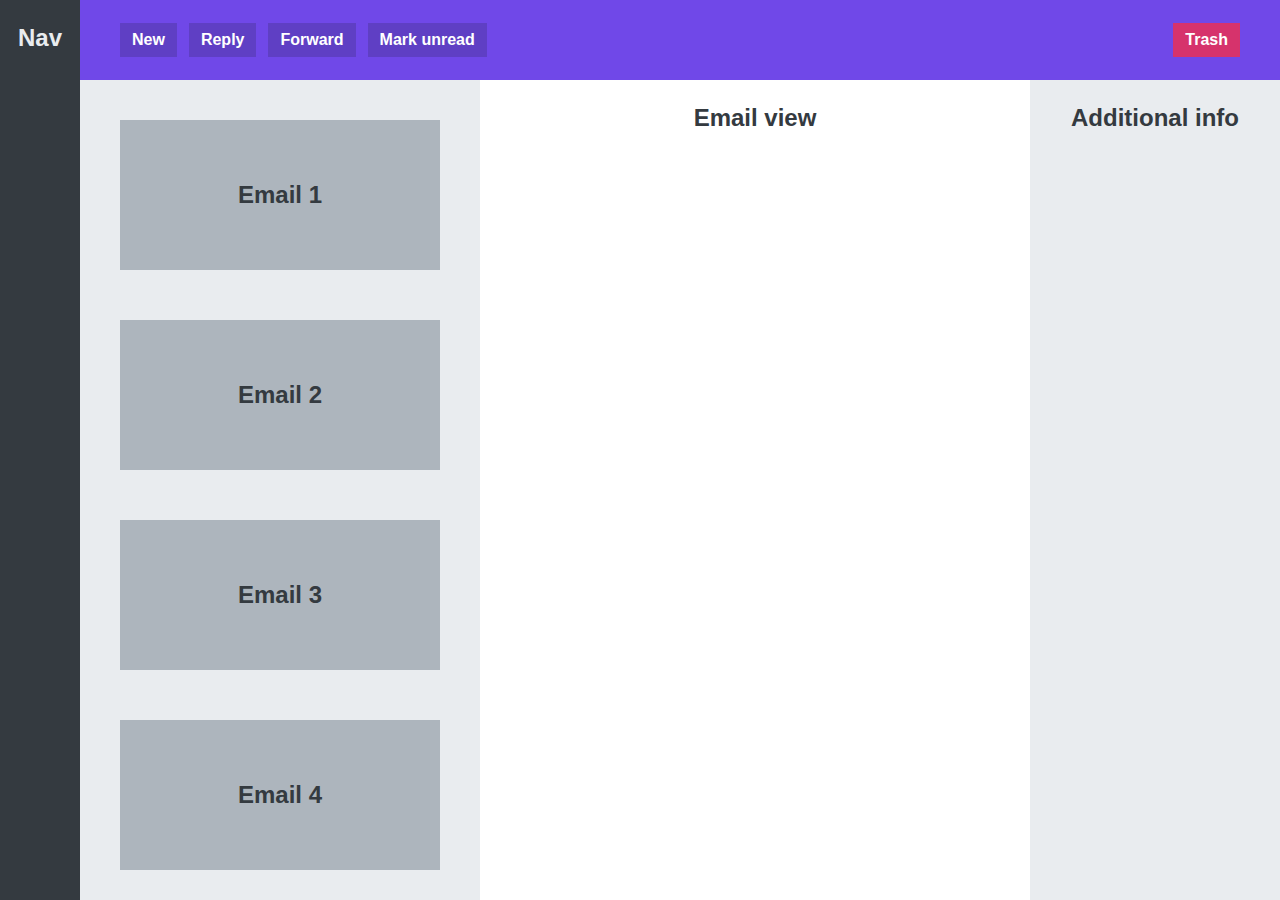
<file: 06-Components/06-app-layout.html>
<!DOCTYPE html>
<html lang="en">
  <head>
    <meta charset="UTF-8" />
    <meta name="viewport" content="width=device-width, initial-scale=1.0" />
    <title>App Layout</title>
    <style>
      * {
        margin: 0;
        padding: 0;
        box-sizing: border-box;
      }

      body {
        font-family: sans-serif;
        color: #343a40;
        font-size: 24px;
        height: 100vh;
        display: grid;
        grid-template-columns: 80px 400px 1fr 250px;
        grid-template-rows: 80px 1fr;
        text-align: center;
        font-weight: bold;
      }

      nav,
      section,
      main,
      aside {
        padding-top: 24px;
      }

      nav {
        background-color: #343a40;
        grid-row: 1/-1;
        color: #e9ecef;
      }

      menu {
        background-color: #7048e8;
        grid-column: 2/-1;
        display: flex;
        align-items: center;
        gap: 12px;
        padding: 0 40px;
      }

      button {
        display: inline-block;
        font-size: 16px;
        font-weight: bold;
        background-color: #5f3fc4;
        border: none;
        cursor: pointer;
        color: white;
        padding: 8px 12px;
      }

      button:last-child {
        background-color: #d6336c;
        margin-left: auto;
      }

      section {
        background-color: #e9ecef;
        padding: 40px;
        display: flex;
        flex-direction: column;
        gap: 50px;
        overflow-y: scroll;
      }

      .email {
        background-color: #adb5bd;
        height: 150px;
        display: flex;
        justify-content: center;
        align-items: center;
        flex-shrink: 0;
      }

      aside {
        background-color: #e9ecef;
      }
    </style>
  </head>
  <body>
    <nav>Nav</nav>
    <menu>
      <button>New</button>
      <button>Reply</button>
      <button>Forward</button>
      <button>Mark unread</button>
      <button>Trash</button>
    </menu>
    <section>
      <div class="email">Email 1</div>
      <div class="email">Email 2</div>
      <div class="email">Email 3</div>
      <div class="email">Email 4</div>
      <div class="email">Email 5</div>
      <div class="email">Email 6</div>
      <div class="email">Email 7</div>
      <div class="email">Email 8</div>
      <div class="email">Email 9</div>
      <div class="email">Email 10</div>
    </section>
    <main>Email view</main>
    <aside>Additional info</aside>
  </body>
</html>
</file>
<file: 04-CSS-Layouts/style.css>
* {
  /* border-top: 10px solid #1098ad; */
  margin: 0;
  padding: 0;
}

/* PAGE SECTIONS */
body {
  color: #444;
  font-family: sans-serif;

  border-top: 10px solid #1098ad;
  position: relative;
}

.container {
  width: 1200px;
  /* margin-left: auto;
  margin-right: auto; */
  margin: 0 auto;
}

.main-header {
  background-color: #f7f7f7;
  /* padding: 20px;
  padding-left: 40px;
  padding-right: 40px; */
  padding: 20px 40px;
  /* margin-bottom: 60px; */
  /* height: 80px; */
}

nav {
  font-size: 18px;
  /* text-align: center; */
}

article {
  /* margin-bottom: 60px; */
}

.post-header {
  margin-bottom: 40px;
  /* position: relative; */
}

aside {
  background-color: #f7f7f7;
  border-top: 5px solid #1098ad;
  border-bottom: 5px solid #1098ad;
  padding: 50px 40px;
  box-sizing: border-box;
}

/* SMALLER ELEMENTS */
h1,
h2,
h3 {
  color: #1098ad;
}

h1 {
  font-size: 26px;
  text-transform: uppercase;
  font-style: italic;
}

h2 {
  font-size: 40px;
  margin-bottom: 30px;
}

h3 {
  font-size: 30px;
  margin-bottom: 20px;
  margin-top: 40px;
}

h4 {
  font-size: 20px;
  text-transform: uppercase;
  text-align: center;
  margin-bottom: 30px;
}

p {
  font-size: 22px;
  line-height: 1.5;
  margin-bottom: 15px;
}

ul,
ol {
  margin-left: 50px;
  margin-bottom: 20px;
}

li {
  font-size: 20px;
  margin-bottom: 10px;
  /* display: inline; */
}

li:last-child {
  margin-bottom: 0;
}

/* footer p {
  font-size: 16px;
} */

/* article header p {
  font-style: italic;
} */

#author {
  font-style: italic;
  font-size: 18px;
}

#copyright {
  font-size: 16px;
}

.related-author {
  font-size: 18px;
  font-weight: bold;
}

/* ul {
  list-style: none;
} */

.related {
  list-style: none;
  margin: 0;
}

body {
  /* background-color: orangered; */
}

/* .first-li {
  font-weight: bold;
} */

li:first-child {
  font-weight: bold;
}

li:last-child {
  font-style: italic;
}

li:nth-child(even) {
  /* color: red; */
}

/* Misconception: this won't work! */
article p:first-child {
  color: red;
}

/* Styling links */
a:link {
  color: #1098ad;
  text-decoration: none;
}

a:visited {
  /* color: #777; */
  color: #1098ad;
}

a:hover {
  color: orangered;
  font-weight: bold;
  text-decoration: underline orangered;
}

a:active {
  background-color: black;
  font-style: italic;
}
/* LVHA */

.post-img {
  width: 100%;
  height: auto;
}

nav a:link {
  /* background-color: orangered;
  margin: 20px;
  padding: 20px;

  display: block; */

  margin-right: 30px;
  display: inline-block;
}

nav a:link:last-child {
  margin-right: 0;
}

button {
  font-size: 22px;
  padding: 20px;
  cursor: pointer;

  position: absolute;
  /* top: 50px;
  left: 50px; */
  bottom: 50px;
  right: 50px;
}

h1::first-letter {
  font-style: normal;
  margin-right: 5px;
}

h3 + p::first-line {
  /* color: red; */
}

h2 {
  /* background-color: orange; */
  position: relative;
}

h2::before {
  content: "TOP";
  background-color: #ffe70e;
  color: #444;
  font-size: 16px;
  font-weight: bold;
  display: inline-block;
  padding: 5px 10px;
  position: absolute;
  top: -10px;
  right: -25px;
}

/* Resolving conflicts */
/* #copyright {
  color: red;
}

.copyright {
  color: blue;
}

.text {
  color: yellow;
}

footer p {
  color: green !important;
} */

/* nav a:link,
nav p {
  font-size: 18px;
} */

/*FLOATS*/
/* .author-img {
  float: left;
  margin-bottom: 20px;
}

.author {
  float: left;
  margin-top: 10px;
  margin-left: 20px;
}

h1 {
  float: left;
}

nav {
  float: right;
}

.clearfix::after {
  clear: both;
  content: "";
  display: block;
}

article {
  width: 825px;
  float: left;
}

aside {
  width: 300px;
  float: right;
}

footer {
  clear: both;
} */

/*FLEXBOX*/
.main-header {
  display: flex;
  align-items: center;
  justify-content: space-between;
}

.author-box {
  display: flex;
  align-items: center;
  margin-bottom: 15px;
}

.author {
  margin-bottom: 0;
  margin-left: 15px;
}

.related-post {
  display: flex;
  align-items: center;
  gap: 20px;
  margin-bottom: 30px;
}

.related-link:link {
  font-size: 17px;
  font-weight: bold;
  font-style: normal;
  margin-bottom: 5px;
  display: block;
}

.related-author {
  margin-bottom: 0;
  font-size: 14px;
  font-weight: normal;
  font-style: italic;
}

/* .row {
  display: flex;
  gap: 75px;
  margin-bottom: 60px;
  align-items: flex-start;
}

article {
  flex: 1;
  margin-bottom: 0;
}

aside {
  flex: 0 0 300px;
} */

/*CSS GRID LAYOUT*/
.container {
  display: grid;
  grid-template-columns: 1fr 300px;
  column-gap: 75px;
  row-gap: 60px;
}

.main-header {
  grid-column: 1 / -1;
}

article {
}

aside {
  align-self: self-start;
}

footer {
  grid-column: 1 / -1;
}
</file>
<file: 05-Design/style.css>
/*
SPACING SYSTEM (px)
2 / 4 / 8 / 12 / 16 / 24 / 32 / 48 / 64 / 80 / 96 / 128

FONT SIZE SYSTEM (px)
10 / 12 / 14 / 16 / 18 / 20 / 24 / 30 / 36 / 44 / 52 / 62 / 74 / 86 / 98
*/

/*
MAIN COLOR: #2C4C49
SECOND COLOR: #795D47 //maybe
GRAY COLOR: 
*/
* {
  margin: 0;
  padding: 0;
  box-sizing: border-box;
}

/* ------------------------ */
/* GENERAL STYLES */
/* ------------------------ */
body {
  font-family: "Inter", sans-serif;
  color: #343a40;
  border-bottom: 10px solid #2c4c49;
}

.container {
  width: 960px;
  margin: 0 auto;
}

header,
section {
  margin-bottom: 96px;
}

h2 {
  margin-bottom: 48px;
  font-size: 37px;
  line-height: 1.2;
  letter-spacing: -0.3px;
}

.grid-3-cols {
  display: grid;
  grid-template-columns: repeat(3, 1fr);
  column-gap: 80px;
}

.btn:link,
.btn:visited {
  background-color: #2c4c49;
  color: #ffffff;
  text-decoration: none;
  text-transform: uppercase;
  display: inline-block;
  font-weight: 500;
  border-radius: 100px;
}

.btn:hover,
.btn:active {
  background-color: #415e5b;
}

.btn--big {
  font-size: 18px;
  padding: 16px 32px;
}

.btn--small {
  font-size: 14px;
  padding: 8px 12px;
}

/* ------------------------ */
/* COMPONENT STYLES */
/* ------------------------ */

/* HEADER */
header {
  display: grid;
  grid-template-columns: repeat(2, 1fr);
  column-gap: 80px;
  margin-top: 64px;
}

.header-text-box {
  align-self: center;
}

h1 {
  margin-bottom: 32px;
  font-size: 44px;
  line-height: 1.1;
  letter-spacing: -1px;
}

.header-text {
  margin-bottom: 24px;
  font-size: 18px;
  line-height: 1.5;
}

img {
  width: 100%;
  border-radius: 12px;
}

/* FEATURES */
.features-icon {
  stroke: #2c4c49;
  height: 32px;
  width: 32px;
  margin-bottom: 24px;
}

.features-title {
  margin-bottom: 16px;
  font-size: 21px;
}

.features-text {
  font-size: 18px;
  line-height: 1.5;
}

/* TESTIMONIAL */
.testimonial-section {
  background-color: #2c4c49;
  color: #ffffff;
  padding: 24px;
  border-radius: 12px;
}

.testimonial-box {
  grid-column: 2 / -1;
  align-self: center;
}

.testimonial-box h2 {
  margin-bottom: 24px;
  font-size: 27px;
}

.testimonial-text {
  font-style: italic;
  margin-bottom: 24px;
  font-size: 18px;
  line-height: 1.5;
  color: #EAEDED;
}
.testimonial-author{
  color: #D5DBDB;
}

/* CHAIRS */
.chair{
  box-shadow: 0 20px 30px 0 rgba(0, 0, 0, 0.07);
  border-radius: 12px;
}

.chair img{
  border-bottom-right-radius: 0;
  border-bottom-left-radius: 0;

}

.chair-box {
  padding: 32px;
}

h3 {
  margin-bottom: 24px;
  font-size: 22px;
}

.chair-details {
  list-style: none;
  margin-bottom: 48px;
}

.chair-details li {
  display: flex;
  align-items: center;
  gap: 12px;
  margin-bottom: 16px;
}

.chair-details li:last-child {
  margin-bottom: 0;
}

.chair-icon {
  stroke: #2c4c49;
  width: 24px;
  height: 24px;
}

.chair-price {
  display: flex;
  justify-content: space-between;
  font-size: 20px;
  align-items: center;
}

footer {
  margin-bottom: 48px;
  font-size: 14px;
  color: #3e4247;
}
</file>
